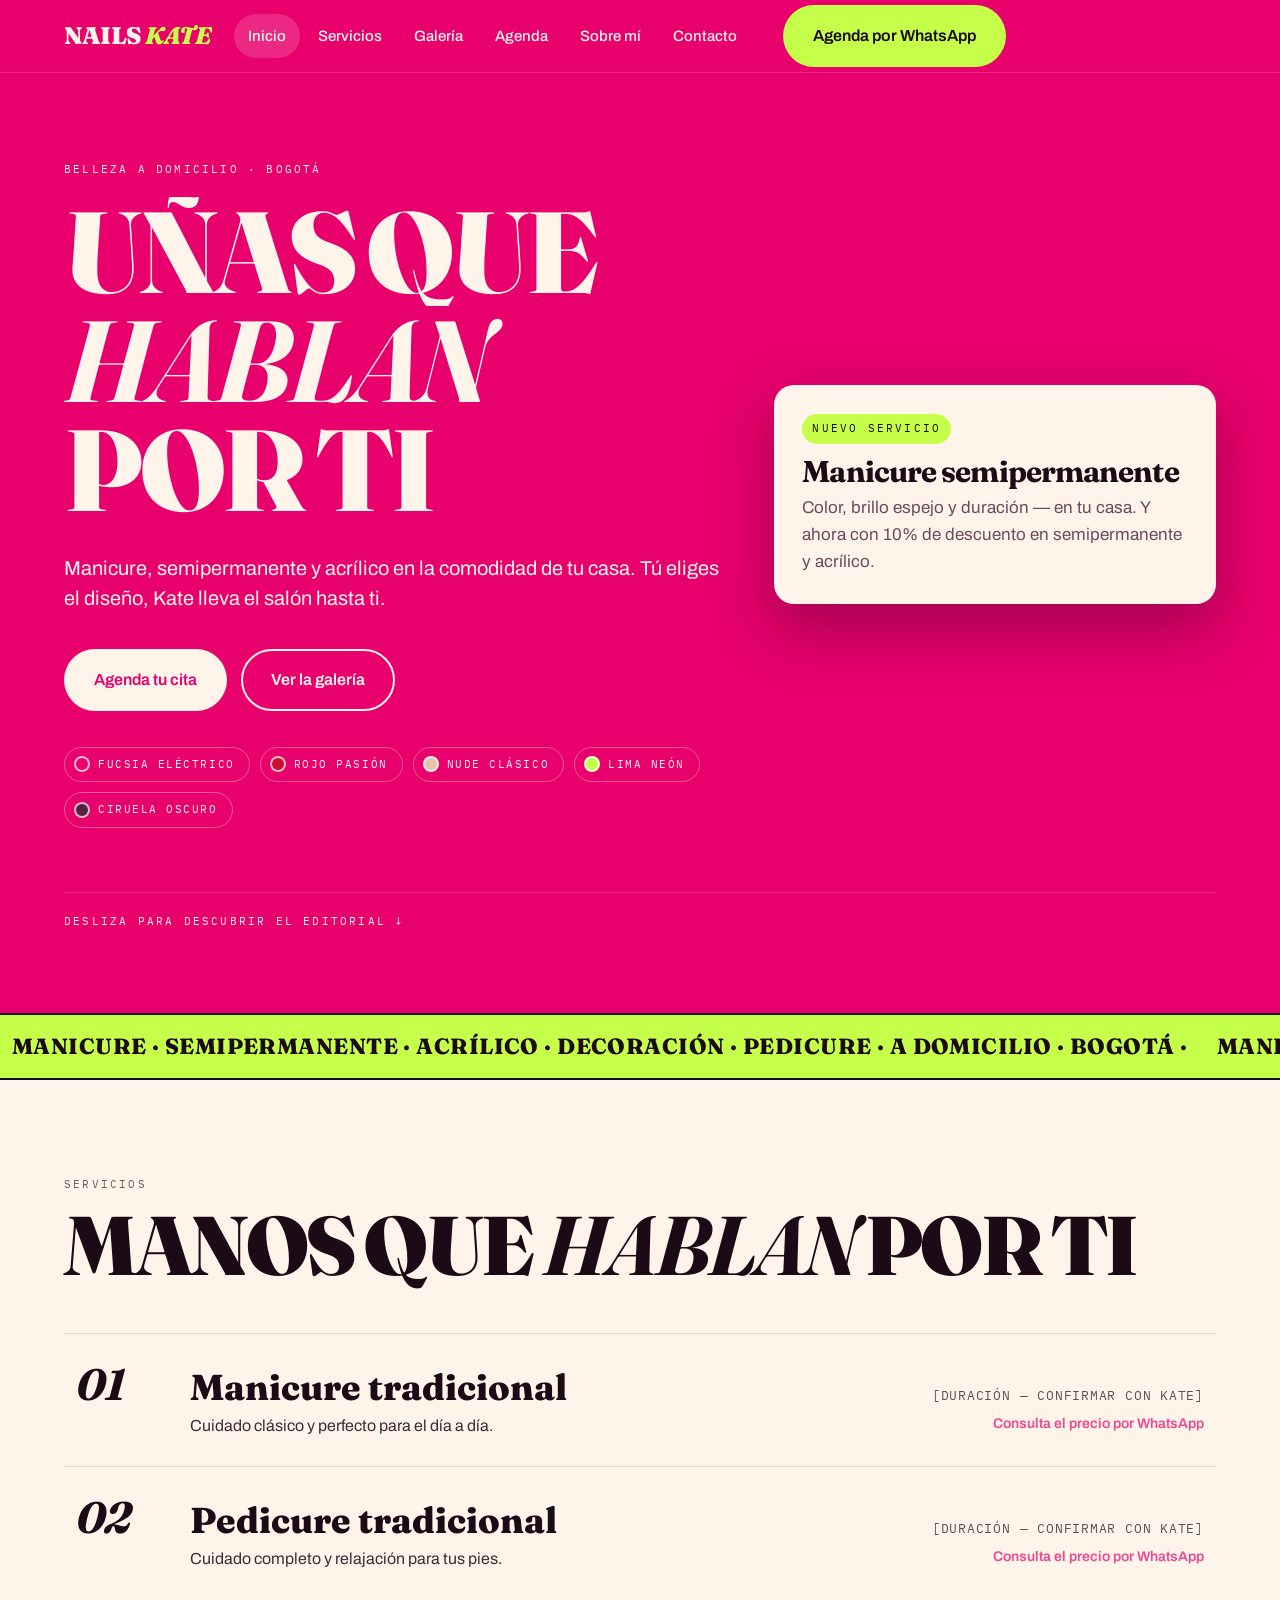
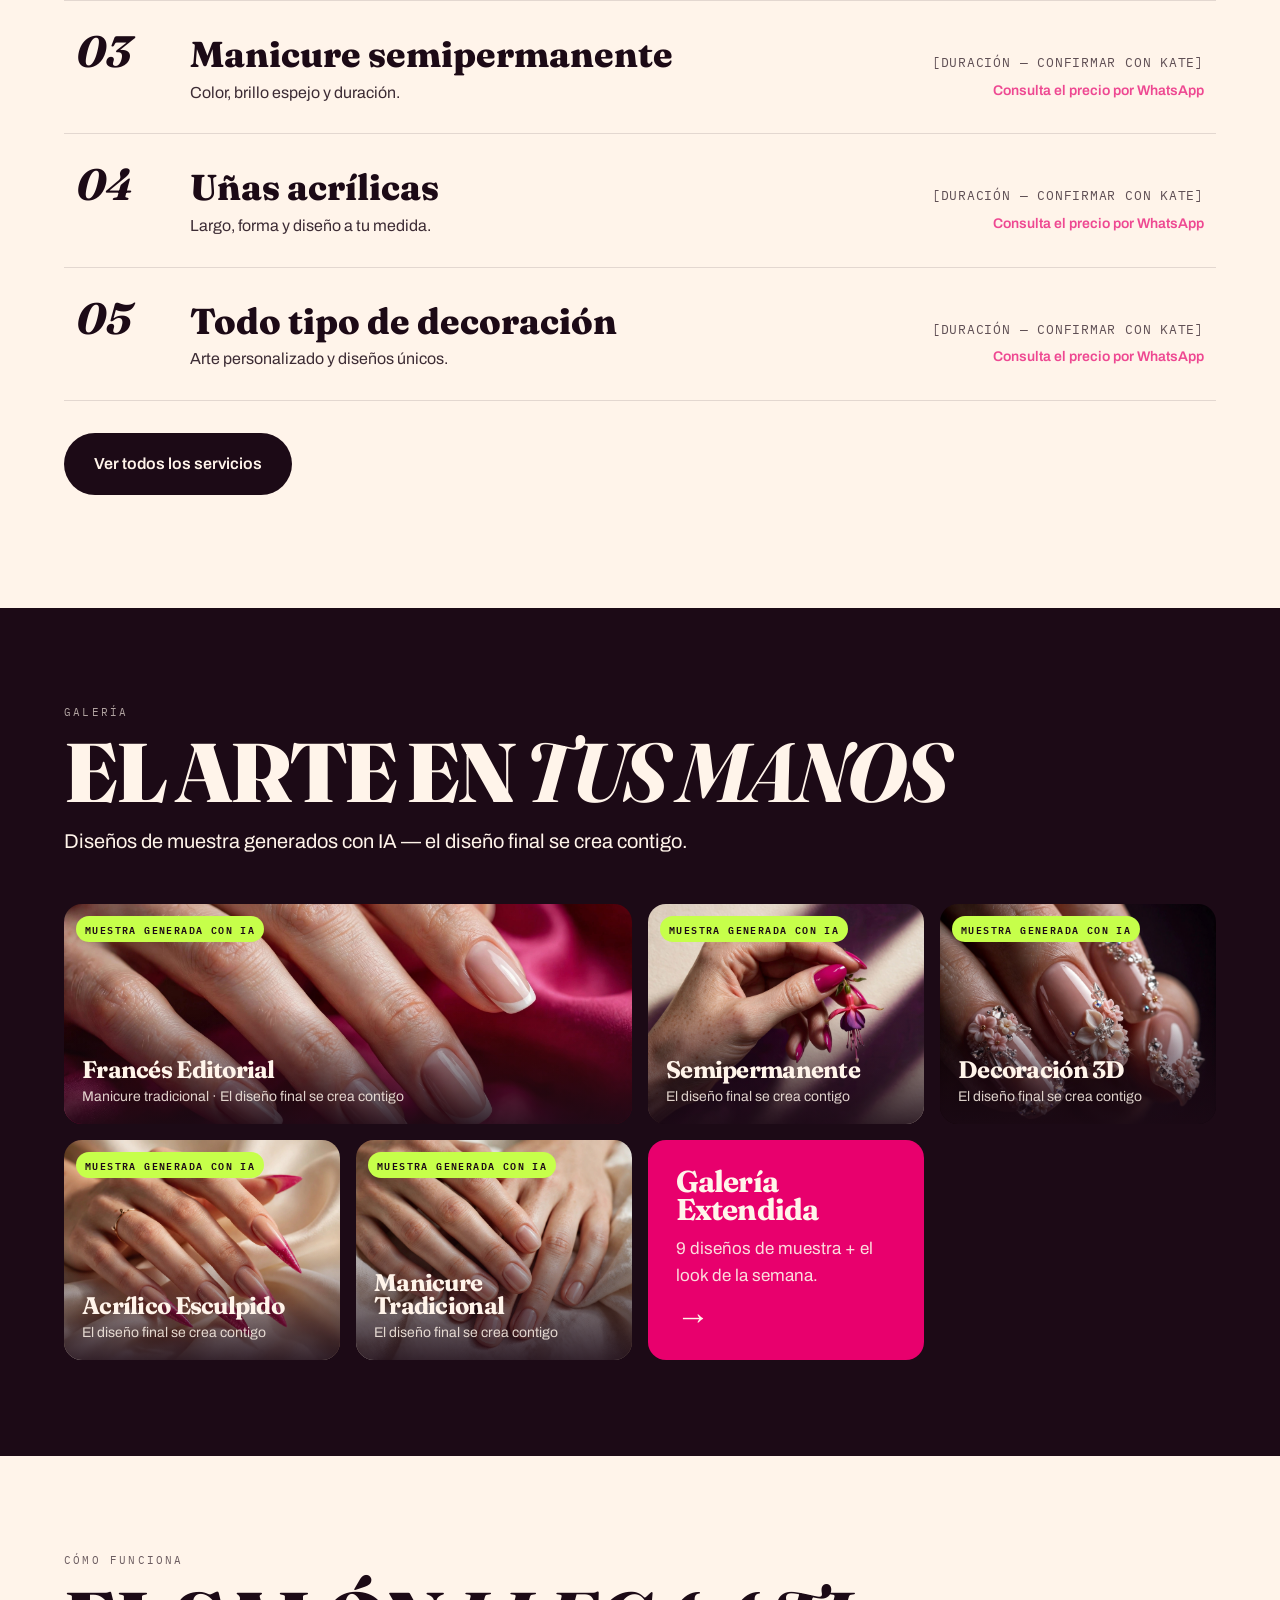
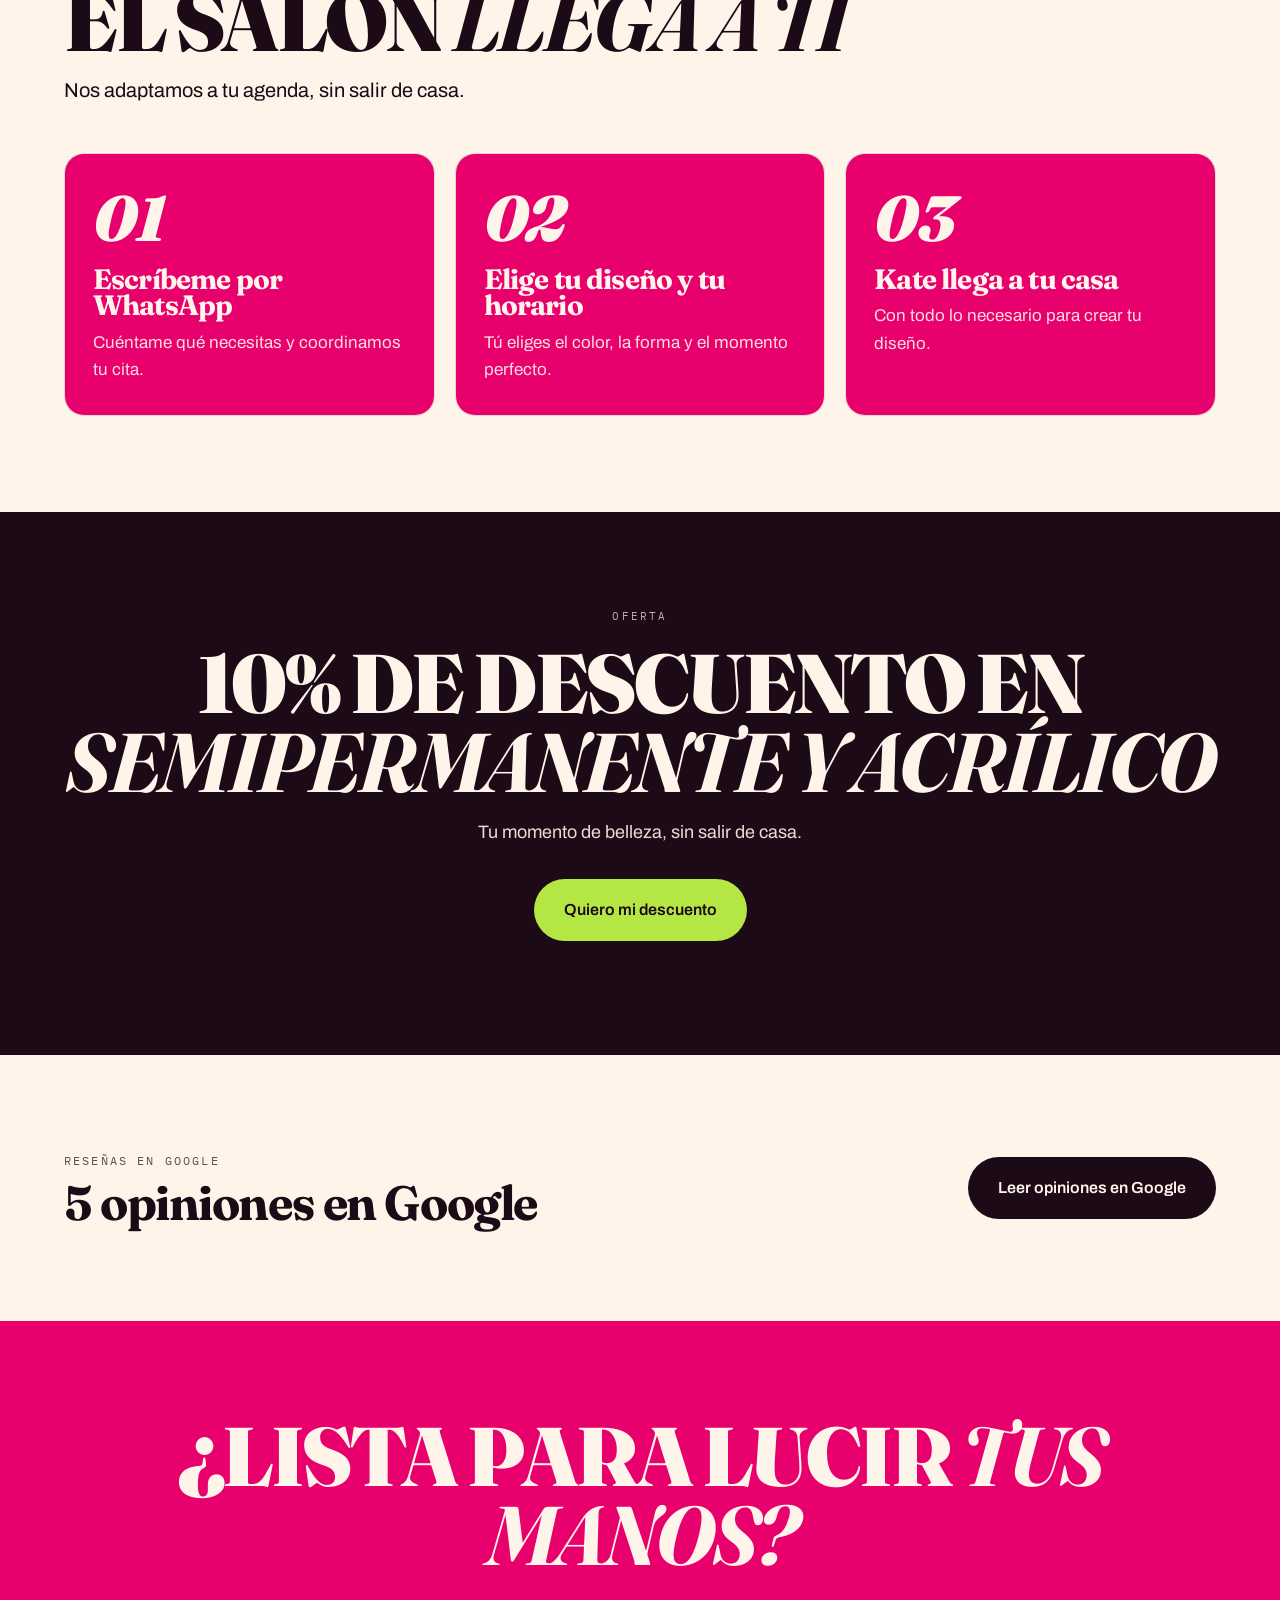
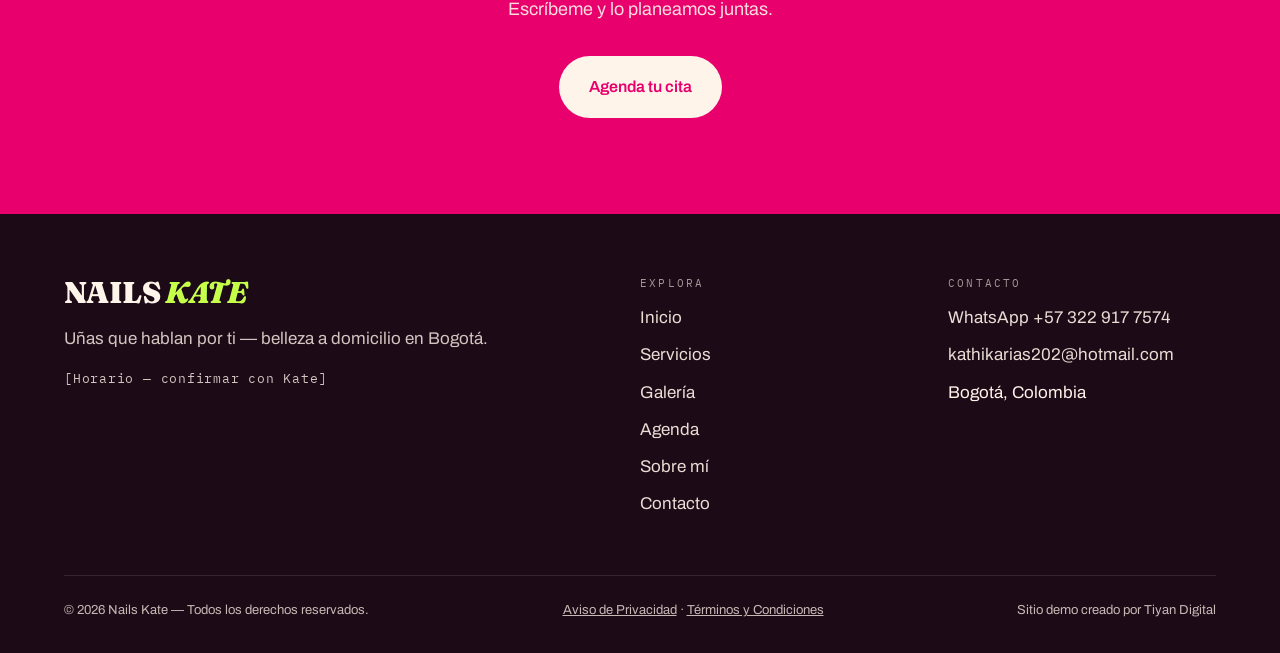
<file: index.html>
<!DOCTYPE html>
<html lang="es">
<head>
<meta charset="UTF-8">
<meta name="viewport" content="width=device-width, initial-scale=1.0">
<title>Nails Kate — Uñas que hablan por ti | Belleza a domicilio en Bogotá</title>
<meta name="description" content="Nails Kate: manicure, semipermanente, acrílico y decoración a domicilio en Bogotá. Tú eliges el diseño, Kate lleva el salón hasta ti.">
<link rel="preconnect" href="https://fonts.googleapis.com">
<link rel="preconnect" href="https://fonts.gstatic.com" crossorigin>
<link href="https://fonts.googleapis.com/css2?family=Fraunces:ital,opsz,wght@0,9..144,700..900;1,9..144,700..900&family=Archivo:wght@400;500;600;700&family=IBM+Plex+Mono:wght@400;500;600&display=swap" rel="stylesheet">
<link rel="stylesheet" href="assets/css/style.css">
</head>
<body>

<header class="site-nav">
  <div class="wrap">
    <a class="wordmark" href="index.html">NAILS <em>KATE</em></a>
    <nav aria-label="Navegación principal">
      <ul class="nav-links">
        <li><a href="index.html" aria-current="page">Inicio</a></li>
        <li><a href="servicios.html">Servicios</a></li>
        <li><a href="galeria.html">Galería</a></li>
        <li><a href="agenda.html">Agenda</a></li>
        <li><a href="sobre-mi.html">Sobre mí</a></li>
        <li><a href="contacto.html">Contacto</a></li>
      </ul>
    </nav>
    <a class="btn btn-lime nav-cta" href="https://wa.me/573229177574?text=Hola%20Kate%2C%20quiero%20agendar%20una%20cita.">Agenda por WhatsApp</a>
    <button class="nav-toggle" aria-label="Abrir menú" aria-expanded="false"><span></span><span></span><span></span></button>
  </div>
</header>

<main>
  <!-- HERO -->
  <section class="hero section-fuchsia" style="padding-top:88px">
    <div class="wrap">
      <div class="hero-grid">
        <div>
          <span class="eyebrow rise d1">Belleza a domicilio · Bogotá</span>
          <h1 class="display display-xl">
            <span class="mask-line"><span>UÑAS QUE</span></span>
            <span class="mask-line"><span><em>HABLAN</em></span></span>
            <span class="mask-line"><span>POR TI</span></span>
          </h1>
          <p class="lede rise d3">Manicure, semipermanente y acrílico en la comodidad de tu casa. Tú eliges el diseño, Kate lleva el salón hasta ti.</p>
          <div class="hero-ctas rise d4">
            <a class="btn btn-primary" href="https://wa.me/573229177574?text=Hola%20Kate%2C%20quiero%20agendar%20una%20cita.">Agenda tu cita</a>
            <a class="btn btn-ghost" href="galeria.html">Ver la galería</a>
          </div>
          <div class="chips rise d5" aria-label="Colores de esmalte">
            <span class="chip"><i style="background:#E8006D"></i>Fucsia Eléctrico</span>
            <span class="chip"><i style="background:#C8102E"></i>Rojo Pasión</span>
            <span class="chip"><i style="background:#E8C4A8"></i>Nude Clásico</span>
            <span class="chip"><i style="background:#C6FF4A"></i>Lima Neón</span>
            <span class="chip"><i style="background:#5B1F3F"></i>Ciruela Oscuro</span>
          </div>
        </div>
        <div class="hero-card rise d3">
          <span class="tag">Nuevo servicio</span>
          <h3>Manicure semipermanente</h3>
          <p>Color, brillo espejo y duración — en tu casa. Y ahora con 10% de descuento en semipermanente y acrílico.</p>
        </div>
      </div>
      <p class="hero-foot rise d5">Desliza para descubrir el editorial ↓</p>
    </div>
  </section>

  <!-- MARQUEE -->
  <div class="marquee" aria-hidden="true">
    <div class="marquee-track"><span>MANICURE · SEMIPERMANENTE · ACRÍLICO · DECORACIÓN · PEDICURE · A DOMICILIO · BOGOTÁ ·&nbsp;</span><span>MANICURE · SEMIPERMANENTE · ACRÍLICO · DECORACIÓN · PEDICURE · A DOMICILIO · BOGOTÁ ·&nbsp;</span></div>
  </div>

  <!-- SERVICIOS PREVIEW -->
  <section class="section-cream">
    <div class="wrap">
      <div class="sec-head">
        <span class="kicker">Servicios</span>
        <h2 class="display display-lg">MANOS QUE <em>HABLAN</em> POR TI</h2>
      </div>
      <ol class="svc-list">
        <li><a class="svc-row" href="servicios.html">
          <span class="svc-num">01</span>
          <span><span class="svc-name">Manicure tradicional</span><span class="svc-desc">Cuidado clásico y perfecto para el día a día.</span></span>
          <span class="svc-meta"><span class="placeholder">[Duración — confirmar con Kate]</span><span class="svc-price">Consulta el precio por WhatsApp</span></span>
        </a></li>
        <li><a class="svc-row" href="servicios.html">
          <span class="svc-num">02</span>
          <span><span class="svc-name">Pedicure tradicional</span><span class="svc-desc">Cuidado completo y relajación para tus pies.</span></span>
          <span class="svc-meta"><span class="placeholder">[Duración — confirmar con Kate]</span><span class="svc-price">Consulta el precio por WhatsApp</span></span>
        </a></li>
        <li><a class="svc-row" href="servicios.html">
          <span class="svc-num">03</span>
          <span><span class="svc-name">Manicure semipermanente</span><span class="svc-desc">Color, brillo espejo y duración.</span></span>
          <span class="svc-meta"><span class="placeholder">[Duración — confirmar con Kate]</span><span class="svc-price">Consulta el precio por WhatsApp</span></span>
        </a></li>
        <li><a class="svc-row" href="servicios.html">
          <span class="svc-num">04</span>
          <span><span class="svc-name">Uñas acrílicas</span><span class="svc-desc">Largo, forma y diseño a tu medida.</span></span>
          <span class="svc-meta"><span class="placeholder">[Duración — confirmar con Kate]</span><span class="svc-price">Consulta el precio por WhatsApp</span></span>
        </a></li>
        <li><a class="svc-row" href="servicios.html">
          <span class="svc-num">05</span>
          <span><span class="svc-name">Todo tipo de decoración</span><span class="svc-desc">Arte personalizado y diseños únicos.</span></span>
          <span class="svc-meta"><span class="placeholder">[Duración — confirmar con Kate]</span><span class="svc-price">Consulta el precio por WhatsApp</span></span>
        </a></li>
      </ol>
      <p style="margin-top:32px"><a class="btn btn-dark" href="servicios.html">Ver todos los servicios</a></p>
    </div>
  </section>

  <!-- GALERÍA PREVIEW -->
  <section class="section-dark">
    <div class="wrap">
      <div class="sec-head">
        <span class="kicker">Galería</span>
        <h2 class="display display-lg">EL ARTE EN <em>TUS MANOS</em></h2>
        <p class="lede">Diseños de muestra generados con IA — el diseño final se crea contigo.</p>
      </div>
      <div class="bento">
        <a class="tile tile-wide" href="galeria.html">
          <span class="ai-badge">Muestra generada con IA</span>
          <img src="assets/img/frances-editorial.jpg" alt="Manicure francés editorial: puntas blancas sobre uñas nude brillantes" loading="lazy">
          <span class="tile-body"><h3>Francés Editorial</h3><p>Manicure tradicional · El diseño final se crea contigo</p></span>
        </a>
        <a class="tile" href="galeria.html">
          <span class="ai-badge">Muestra generada con IA</span>
          <img src="assets/img/semipermanente-fucsia.jpg" alt="Manicure semipermanente fucsia brillante" loading="lazy">
          <span class="tile-body"><h3>Semipermanente</h3><p>El diseño final se crea contigo</p></span>
        </a>
        <a class="tile" href="galeria.html">
          <span class="ai-badge">Muestra generada con IA</span>
          <img src="assets/img/decoracion-3d.jpg" alt="Decoración 3D con flores esculpidas y cristales" loading="lazy">
          <span class="tile-body"><h3>Decoración 3D</h3><p>El diseño final se crea contigo</p></span>
        </a>
        <a class="tile" href="galeria.html">
          <span class="ai-badge">Muestra generada con IA</span>
          <img src="assets/img/acrilico-esculpido.jpg" alt="Uñas acrílicas esculpidas en degradado fucsia a nude" loading="lazy">
          <span class="tile-body"><h3>Acrílico Esculpido</h3><p>El diseño final se crea contigo</p></span>
        </a>
        <a class="tile" href="galeria.html">
          <span class="ai-badge">Muestra generada con IA</span>
          <img src="assets/img/manicure-tradicional.jpg" alt="Manicure tradicional con esmalte nude rosado" loading="lazy">
          <span class="tile-body"><h3>Manicure Tradicional</h3><p>El diseño final se crea contigo</p></span>
        </a>
        <a class="tile tile-cta" href="galeria.html">
          <h3>Galería Extendida</h3>
          <p>9 diseños de muestra + el look de la semana.</p>
          <span class="arrow">→</span>
        </a>
      </div>
    </div>
  </section>

  <!-- CÓMO FUNCIONA -->
  <section class="section-cream">
    <div class="wrap">
      <div class="sec-head">
        <span class="kicker">Cómo funciona</span>
        <h2 class="display display-lg">EL SALÓN <em>LLEGA A TI</em></h2>
        <p class="lede">Nos adaptamos a tu agenda, sin salir de casa.</p>
      </div>
      <div class="steps">
        <article class="step"><span class="step-num">01</span><h3>Escríbeme por WhatsApp</h3><p class="step-desc">Cuéntame qué necesitas y coordinamos tu cita.</p></article>
        <article class="step"><span class="step-num">02</span><h3>Elige tu diseño y tu horario</h3><p class="step-desc">Tú eliges el color, la forma y el momento perfecto.</p></article>
        <article class="step"><span class="step-num">03</span><h3>Kate llega a tu casa</h3><p class="step-desc">Con todo lo necesario para crear tu diseño.</p></article>
      </div>
    </div>
  </section>

  <!-- DESCUENTO -->
  <section class="section-dark discount">
    <div class="wrap">
      <span class="eyebrow">Oferta</span>
      <h2 class="display display-lg">10% DE DESCUENTO EN <em>SEMIPERMANENTE Y ACRÍLICO</em></h2>
      <p>Tu momento de belleza, sin salir de casa.</p>
      <p style="margin-top:32px"><a class="btn btn-lime" href="https://wa.me/573229177574?text=Hola%20Kate%2C%20quiero%20mi%2010%25%20de%20descuento%20en%20semipermanente%20y%20acr%C3%ADlico.">Quiero mi descuento</a></p>
    </div>
  </section>

  <!-- RESEÑAS (once only, no invented quotes) -->
  <section class="section-cream">
    <div class="wrap reviews">
      <div>
        <span class="count">Reseñas en Google</span>
        <h2>5 opiniones en Google</h2>
      </div>
      <a class="btn btn-dark" href="https://www.google.com/maps/search/Nails+Kate+Bogot%C3%A1" target="_blank" rel="noopener">Leer opiniones en Google</a>
    </div>
  </section>

  <!-- FINAL CTA -->
  <section class="section-fuchsia final-cta">
    <div class="wrap">
      <h2 class="display display-lg">¿LISTA PARA LUCIR <em>TUS MANOS?</em></h2>
      <p>Escríbeme y lo planeamos juntas.</p>
      <a class="btn btn-primary" href="https://wa.me/573229177574?text=Hola%20Kate%2C%20quiero%20agendar%20una%20cita.">Agenda tu cita</a>
    </div>
  </section>
</main>

<footer class="site-footer">
  <div class="wrap">
    <div class="foot-grid">
      <div class="foot-brand">
        <a class="wordmark" href="index.html">NAILS <em>KATE</em></a>
        <p>Uñas que hablan por ti — belleza a domicilio en Bogotá.</p>
        <p class="placeholder">[Horario — confirmar con Kate]</p>
      </div>
      <div class="foot-col">
        <h3>Explora</h3>
        <ul>
          <li><a href="index.html">Inicio</a></li>
          <li><a href="servicios.html">Servicios</a></li>
          <li><a href="galeria.html">Galería</a></li>
          <li><a href="agenda.html">Agenda</a></li>
          <li><a href="sobre-mi.html">Sobre mí</a></li>
          <li><a href="contacto.html">Contacto</a></li>
        </ul>
      </div>
      <div class="foot-col">
        <h3>Contacto</h3>
        <ul>
          <li><a href="https://wa.me/573229177574">WhatsApp +57 322 917 7574</a></li>
          <li><a href="mailto:kathikarias202@hotmail.com">kathikarias202@hotmail.com</a></li>
          <li>Bogotá, Colombia</li>
        </ul>
      </div>
    </div>
    <div class="foot-bottom">
      <span>© 2026 Nails Kate — Todos los derechos reservados.</span>
      <span><a href="privacidad.html">Aviso de Privacidad</a> · <a href="terminos.html">Términos y Condiciones</a></span>
      <span>Sitio demo creado por Tiyan Digital</span>
    </div>
  </div>
</footer>

<script src="assets/js/main.js"></script>
</body>
</html>
</file>
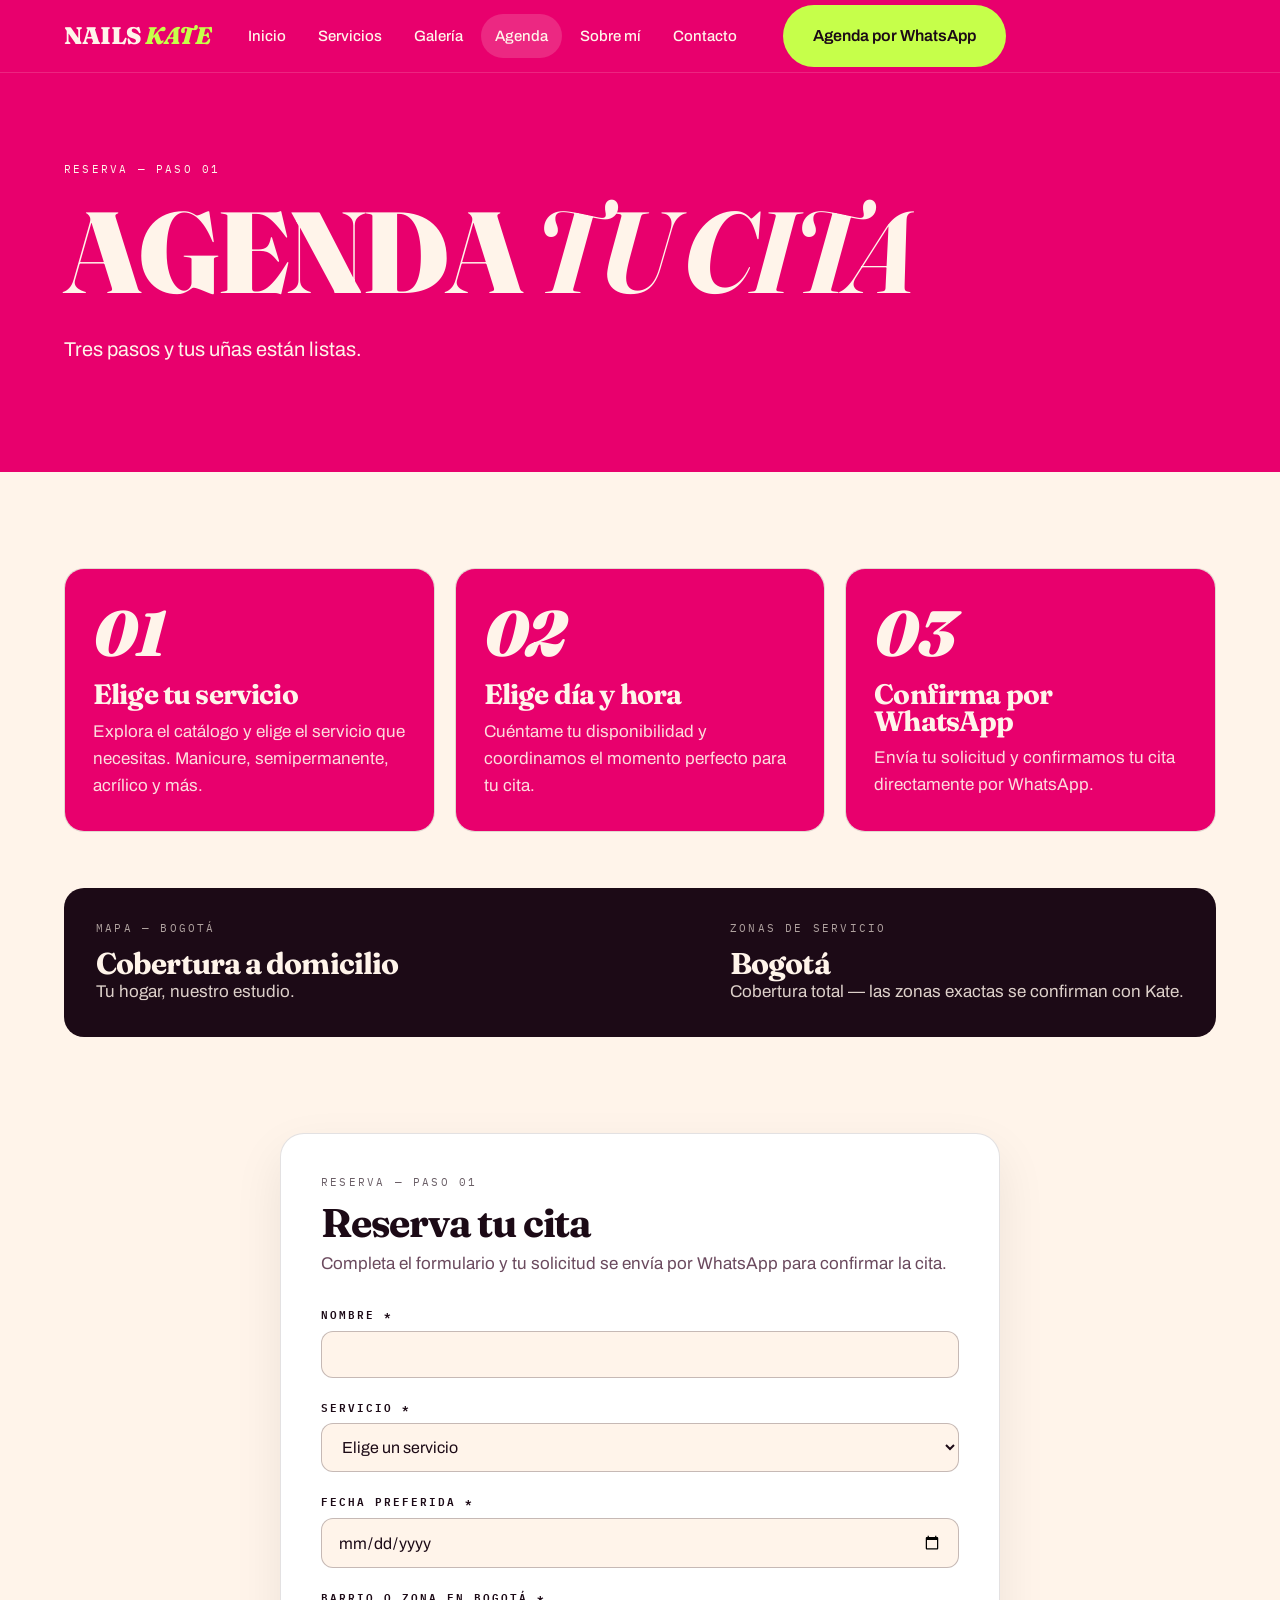
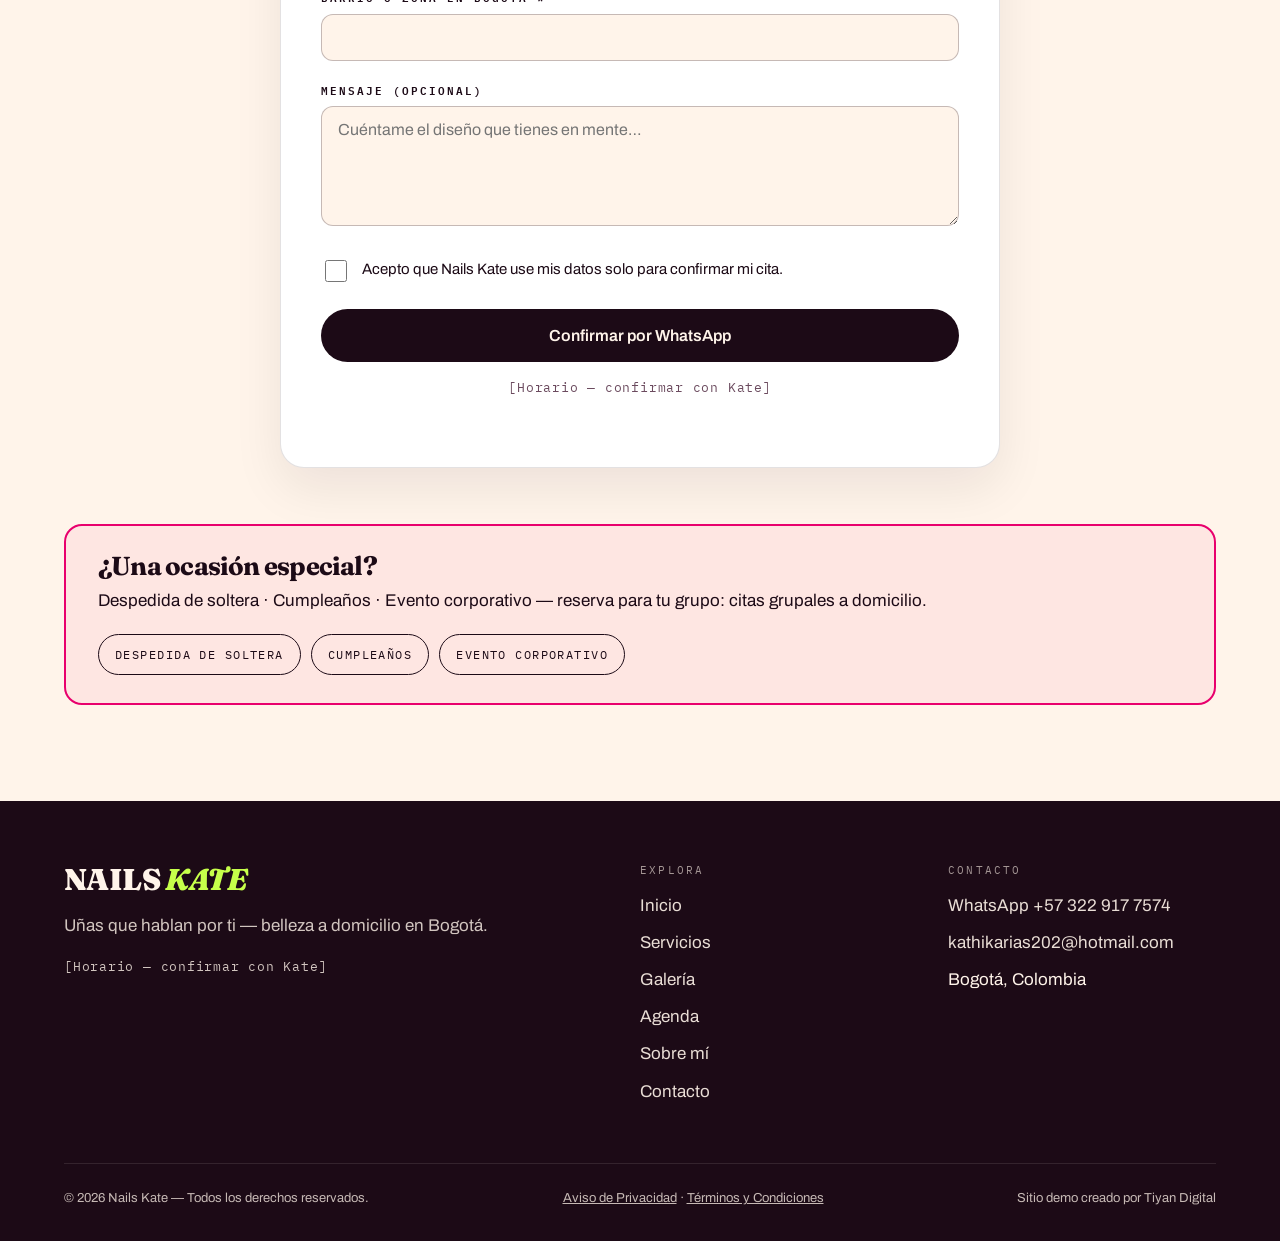
<file: agenda.html>
<!DOCTYPE html>
<html lang="es">
<head>
<meta charset="UTF-8">
<meta name="viewport" content="width=device-width, initial-scale=1.0">
<title>Agenda tu cita — Nails Kate | Belleza a domicilio en Bogotá</title>
<meta name="description" content="Agenda tu cita con Nails Kate en tres pasos: elige tu servicio, elige día y hora, y confirma por WhatsApp. Belleza a domicilio en Bogotá.">
<link rel="preconnect" href="https://fonts.googleapis.com">
<link rel="preconnect" href="https://fonts.gstatic.com" crossorigin>
<link href="https://fonts.googleapis.com/css2?family=Fraunces:ital,opsz,wght@0,9..144,700..900;1,9..144,700..900&family=Archivo:wght@400;500;600;700&family=IBM+Plex+Mono:wght@400;500;600&display=swap" rel="stylesheet">
<link rel="stylesheet" href="assets/css/style.css">
</head>
<body>

<header class="site-nav">
  <div class="wrap">
    <a class="wordmark" href="index.html">NAILS <em>KATE</em></a>
    <nav aria-label="Navegación principal">
      <ul class="nav-links">
        <li><a href="index.html">Inicio</a></li>
        <li><a href="servicios.html">Servicios</a></li>
        <li><a href="galeria.html">Galería</a></li>
        <li><a href="agenda.html" aria-current="page">Agenda</a></li>
        <li><a href="sobre-mi.html">Sobre mí</a></li>
        <li><a href="contacto.html">Contacto</a></li>
      </ul>
    </nav>
    <a class="btn btn-lime nav-cta" href="https://wa.me/573229177574?text=Hola%20Kate%2C%20quiero%20agendar%20una%20cita.">Agenda por WhatsApp</a>
    <button class="nav-toggle" aria-label="Abrir menú" aria-expanded="false"><span></span><span></span><span></span></button>
  </div>
</header>

<main>
  <section class="hero section-fuchsia">
    <div class="wrap">
      <span class="eyebrow rise d1">Reserva — Paso 01</span>
      <h1 class="display display-xl">AGENDA <em>TU CITA</em></h1>
      <p class="lede rise d3">Tres pasos y tus uñas están listas.</p>
    </div>
  </section>

  <section class="section-cream">
    <div class="wrap">
      <div class="steps">
        <article class="step step-sticky"><span class="step-num">01</span><h3>Elige tu servicio</h3><p class="step-desc">Explora el catálogo y elige el servicio que necesitas. Manicure, semipermanente, acrílico y más.</p></article>
        <article class="step step-sticky"><span class="step-num">02</span><h3>Elige día y hora</h3><p class="step-desc">Cuéntame tu disponibilidad y coordinamos el momento perfecto para tu cita.</p></article>
        <article class="step step-sticky"><span class="step-num">03</span><h3>Confirma por WhatsApp</h3><p class="step-desc">Envía tu solicitud y confirmamos tu cita directamente por WhatsApp.</p></article>
      </div>

      <div class="map-card">
        <div>
          <span class="kicker">Mapa — Bogotá</span>
          <h3>Cobertura a domicilio</h3>
          <p>Tu hogar, nuestro estudio.</p>
        </div>
        <div>
          <span class="kicker">Zonas de servicio</span>
          <h3>Bogotá</h3>
          <p>Cobertura total — las zonas exactas se confirman con Kate.</p>
        </div>
      </div>
    </div>
  </section>

  <section class="section-cream" style="padding-top:0">
    <div class="wrap">
      <form class="form-card" id="booking-form" novalidate>
        <span class="kicker">Reserva — Paso 01</span>
        <h2>Reserva tu cita</h2>
        <p>Completa el formulario y tu solicitud se envía por WhatsApp para confirmar la cita.</p>
        <div class="form-error" id="form-error" role="alert"></div>
        <div class="field">
          <label for="f-nombre">Nombre *</label>
          <input type="text" id="f-nombre" name="nombre" autocomplete="name" required>
        </div>
        <div class="field">
          <label for="f-servicio">Servicio *</label>
          <select id="f-servicio" name="servicio" required>
            <option value="">Elige un servicio</option>
            <option>Manicure tradicional</option>
            <option>Pedicure tradicional</option>
            <option>Manicure semipermanente</option>
            <option>Uñas acrílicas</option>
            <option>Todo tipo de decoración</option>
            <option>Keratina</option>
            <option>Peinados</option>
            <option>Depilación</option>
            <option>Sombreado de cejas</option>
          </select>
        </div>
        <div class="field">
          <label for="f-fecha">Fecha preferida *</label>
          <input type="date" id="f-fecha" name="fecha" required>
        </div>
        <div class="field">
          <label for="f-zona">Barrio o zona en Bogotá *</label>
          <input type="text" id="f-zona" name="zona" autocomplete="address-level2" required>
        </div>
        <div class="field">
          <label for="f-mensaje">Mensaje (opcional)</label>
          <textarea id="f-mensaje" name="mensaje" placeholder="Cuéntame el diseño que tienes en mente…"></textarea>
        </div>
        <div class="consent">
          <input type="checkbox" id="f-consent" name="consent" required>
          <label for="f-consent">Acepto que Nails Kate use mis datos solo para confirmar mi cita.</label>
        </div>
        <button class="btn btn-dark" type="submit" style="width:100%">Confirmar por WhatsApp</button>
        <p class="form-note placeholder">[Horario — confirmar con Kate]</p>
      </form>

      <div class="note-box">
        <h3>¿Una ocasión especial?</h3>
        <p>Despedida de soltera · Cumpleaños · Evento corporativo — reserva para tu grupo: citas grupales a domicilio.</p>
        <div class="occasions">
          <span class="occasion">Despedida de soltera</span>
          <span class="occasion">Cumpleaños</span>
          <span class="occasion">Evento corporativo</span>
        </div>
      </div>
    </div>
  </section>
</main>

<footer class="site-footer">
  <div class="wrap">
    <div class="foot-grid">
      <div class="foot-brand">
        <a class="wordmark" href="index.html">NAILS <em>KATE</em></a>
        <p>Uñas que hablan por ti — belleza a domicilio en Bogotá.</p>
        <p class="placeholder">[Horario — confirmar con Kate]</p>
      </div>
      <div class="foot-col">
        <h3>Explora</h3>
        <ul>
          <li><a href="index.html">Inicio</a></li>
          <li><a href="servicios.html">Servicios</a></li>
          <li><a href="galeria.html">Galería</a></li>
          <li><a href="agenda.html">Agenda</a></li>
          <li><a href="sobre-mi.html">Sobre mí</a></li>
          <li><a href="contacto.html">Contacto</a></li>
        </ul>
      </div>
      <div class="foot-col">
        <h3>Contacto</h3>
        <ul>
          <li><a href="https://wa.me/573229177574">WhatsApp +57 322 917 7574</a></li>
          <li><a href="mailto:kathikarias202@hotmail.com">kathikarias202@hotmail.com</a></li>
          <li>Bogotá, Colombia</li>
        </ul>
      </div>
    </div>
    <div class="foot-bottom">
      <span>© 2026 Nails Kate — Todos los derechos reservados.</span>
      <span><a href="privacidad.html">Aviso de Privacidad</a> · <a href="terminos.html">Términos y Condiciones</a></span>
      <span>Sitio demo creado por Tiyan Digital</span>
    </div>
  </div>
</footer>

<script src="assets/js/main.js"></script>
</body>
</html>
</file>
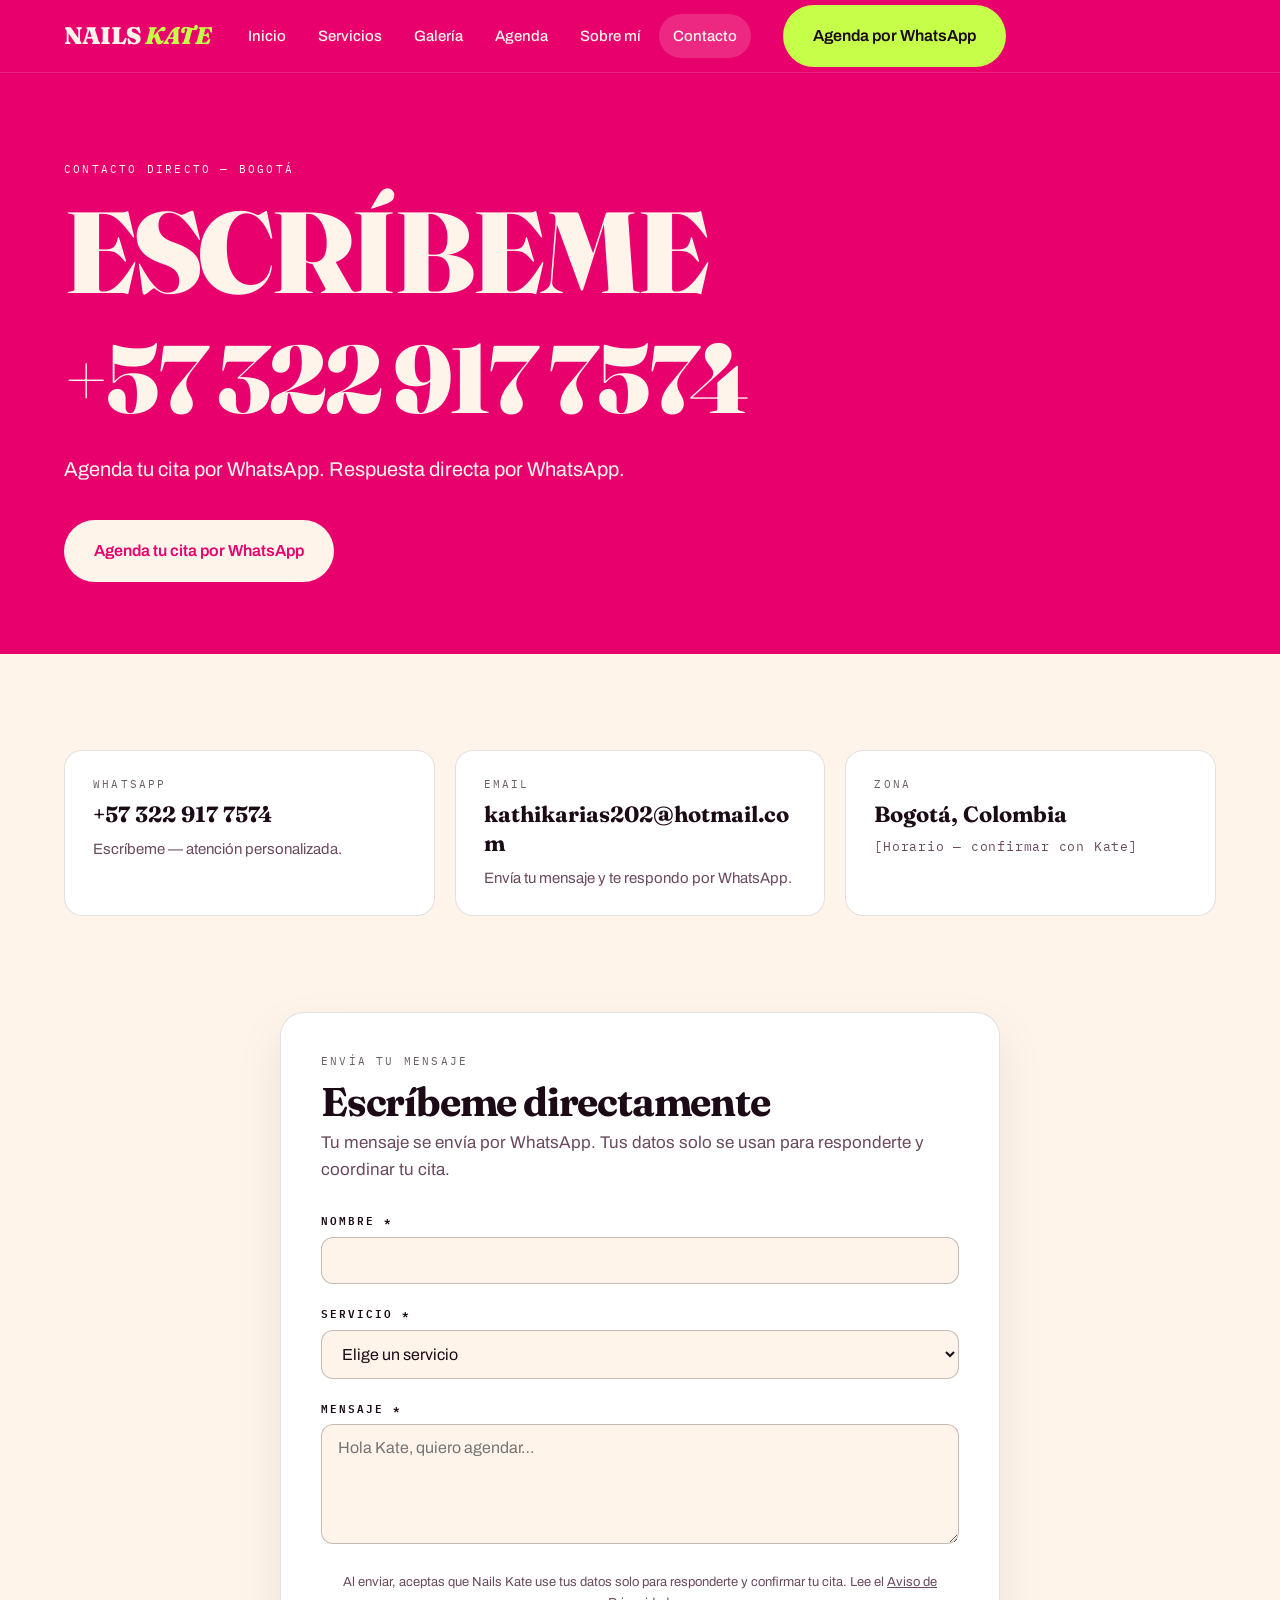
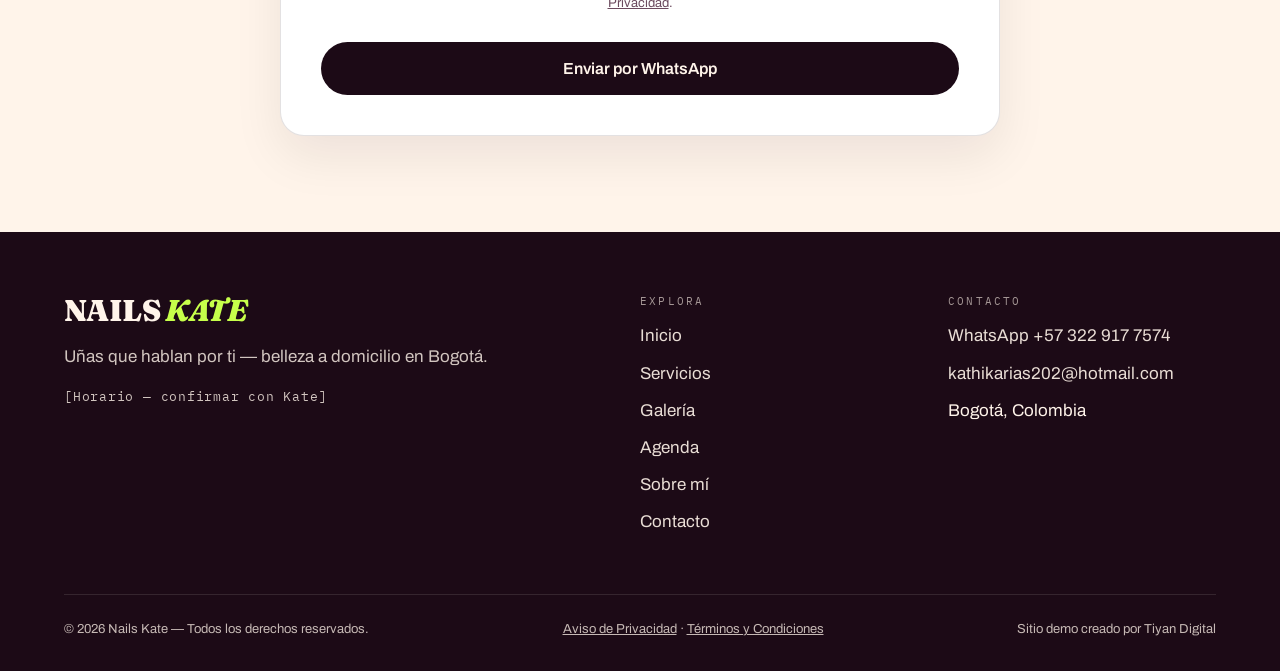
<file: contacto.html>
<!DOCTYPE html>
<html lang="es">
<head>
<meta charset="UTF-8">
<meta name="viewport" content="width=device-width, initial-scale=1.0">
<title>Contacto — Nails Kate | Escríbeme por WhatsApp | Bogotá</title>
<meta name="description" content="Escríbele a Nails Kate por WhatsApp (+57 322 917 7574) o por correo. Belleza a domicilio en Bogotá: manicure, semipermanente, acrílico y más.">
<link rel="preconnect" href="https://fonts.googleapis.com">
<link rel="preconnect" href="https://fonts.gstatic.com" crossorigin>
<link href="https://fonts.googleapis.com/css2?family=Fraunces:ital,opsz,wght@0,9..144,700..900;1,9..144,700..900&family=Archivo:wght@400;500;600;700&family=IBM+Plex+Mono:wght@400;500;600&display=swap" rel="stylesheet">
<link rel="stylesheet" href="assets/css/style.css">
</head>
<body>

<header class="site-nav">
  <div class="wrap">
    <a class="wordmark" href="index.html">NAILS <em>KATE</em></a>
    <nav aria-label="Navegación principal">
      <ul class="nav-links">
        <li><a href="index.html">Inicio</a></li>
        <li><a href="servicios.html">Servicios</a></li>
        <li><a href="galeria.html">Galería</a></li>
        <li><a href="agenda.html">Agenda</a></li>
        <li><a href="sobre-mi.html">Sobre mí</a></li>
        <li><a href="contacto.html" aria-current="page">Contacto</a></li>
      </ul>
    </nav>
    <a class="btn btn-lime nav-cta" href="https://wa.me/573229177574?text=Hola%20Kate%2C%20quiero%20agendar%20una%20cita.">Agenda por WhatsApp</a>
    <button class="nav-toggle" aria-label="Abrir menú" aria-expanded="false"><span></span><span></span><span></span></button>
  </div>
</header>

<main>
  <section class="hero section-fuchsia contact-hero">
    <div class="wrap">
      <span class="eyebrow rise d1">Contacto directo — Bogotá</span>
      <h1 class="display display-xl">ESCRÍBEME</h1>
      <a class="phone-giant rise d3" href="https://wa.me/573229177574?text=Hola%20Kate%2C%20quiero%20agendar%20una%20cita.">+57 322 917 7574</a>
      <p class="lede rise d4">Agenda tu cita por WhatsApp. Respuesta directa por WhatsApp.</p>
      <div class="hero-ctas rise d5">
        <a class="btn btn-primary" href="https://wa.me/573229177574?text=Hola%20Kate%2C%20quiero%20agendar%20una%20cita.">Agenda tu cita por WhatsApp</a>
      </div>
    </div>
  </section>

  <section class="section-cream">
    <div class="wrap">
      <div class="contact-rows">
        <div class="contact-row">
          <h3>WhatsApp</h3>
          <a href="https://wa.me/573229177574?text=Hola%20Kate%2C%20quiero%20agendar%20una%20cita.">+57 322 917 7574</a>
          <p style="margin-top:10px;font-size:15px;color:var(--muted);font-family:var(--font-body);font-weight:400">Escríbeme — atención personalizada.</p>
        </div>
        <div class="contact-row">
          <h3>Email</h3>
          <a href="mailto:kathikarias202@hotmail.com">kathikarias202@hotmail.com</a>
          <p style="margin-top:10px;font-size:15px;color:var(--muted);font-family:var(--font-body);font-weight:400">Envía tu mensaje y te respondo por WhatsApp.</p>
        </div>
        <div class="contact-row">
          <h3>Zona</h3>
          <p>Bogotá, Colombia</p>
          <p style="margin-top:10px;font-size:15px;color:var(--muted);font-family:var(--font-body);font-weight:400"><span class="placeholder">[Horario — confirmar con Kate]</span></p>
        </div>
      </div>
    </div>
  </section>

  <section class="section-cream" style="padding-top:0">
    <div class="wrap">
      <form class="form-card" id="contact-form" novalidate>
        <span class="kicker">Envía tu mensaje</span>
        <h2>Escríbeme directamente</h2>
        <p>Tu mensaje se envía por WhatsApp. Tus datos solo se usan para responderte y coordinar tu cita.</p>
        <div class="form-error" id="contact-error" role="alert"></div>
        <div class="field">
          <label for="c-nombre">Nombre *</label>
          <input type="text" id="c-nombre" name="nombre" autocomplete="name" required>
        </div>
        <div class="field">
          <label for="c-servicio">Servicio *</label>
          <select id="c-servicio" name="servicio" required>
            <option value="">Elige un servicio</option>
            <option>Manicure tradicional</option>
            <option>Pedicure tradicional</option>
            <option>Manicure semipermanente</option>
            <option>Uñas acrílicas</option>
            <option>Todo tipo de decoración</option>
            <option>Keratina</option>
            <option>Peinados</option>
            <option>Depilación</option>
            <option>Sombreado de cejas</option>
          </select>
        </div>
        <div class="field">
          <label for="c-mensaje">Mensaje *</label>
          <textarea id="c-mensaje" name="mensaje" placeholder="Hola Kate, quiero agendar…" required></textarea>
        </div>
        <p class="form-note">Al enviar, aceptas que Nails Kate use tus datos solo para responderte y confirmar tu cita. Lee el <a href="privacidad.html">Aviso de Privacidad</a>.</p>
        <button class="btn btn-dark" type="submit" style="width:100%">Enviar por WhatsApp</button>
      </form>
    </div>
  </section>
</main>

<footer class="site-footer">
  <div class="wrap">
    <div class="foot-grid">
      <div class="foot-brand">
        <a class="wordmark" href="index.html">NAILS <em>KATE</em></a>
        <p>Uñas que hablan por ti — belleza a domicilio en Bogotá.</p>
        <p class="placeholder">[Horario — confirmar con Kate]</p>
      </div>
      <div class="foot-col">
        <h3>Explora</h3>
        <ul>
          <li><a href="index.html">Inicio</a></li>
          <li><a href="servicios.html">Servicios</a></li>
          <li><a href="galeria.html">Galería</a></li>
          <li><a href="agenda.html">Agenda</a></li>
          <li><a href="sobre-mi.html">Sobre mí</a></li>
          <li><a href="contacto.html">Contacto</a></li>
        </ul>
      </div>
      <div class="foot-col">
        <h3>Contacto</h3>
        <ul>
          <li><a href="https://wa.me/573229177574">WhatsApp +57 322 917 7574</a></li>
          <li><a href="mailto:kathikarias202@hotmail.com">kathikarias202@hotmail.com</a></li>
          <li>Bogotá, Colombia</li>
        </ul>
      </div>
    </div>
    <div class="foot-bottom">
      <span>© 2026 Nails Kate — Todos los derechos reservados.</span>
      <span><a href="privacidad.html">Aviso de Privacidad</a> · <a href="terminos.html">Términos y Condiciones</a></span>
      <span>Sitio demo creado por Tiyan Digital</span>
    </div>
  </div>
</footer>

<script src="assets/js/main.js"></script>
</body>
</html>
</file>
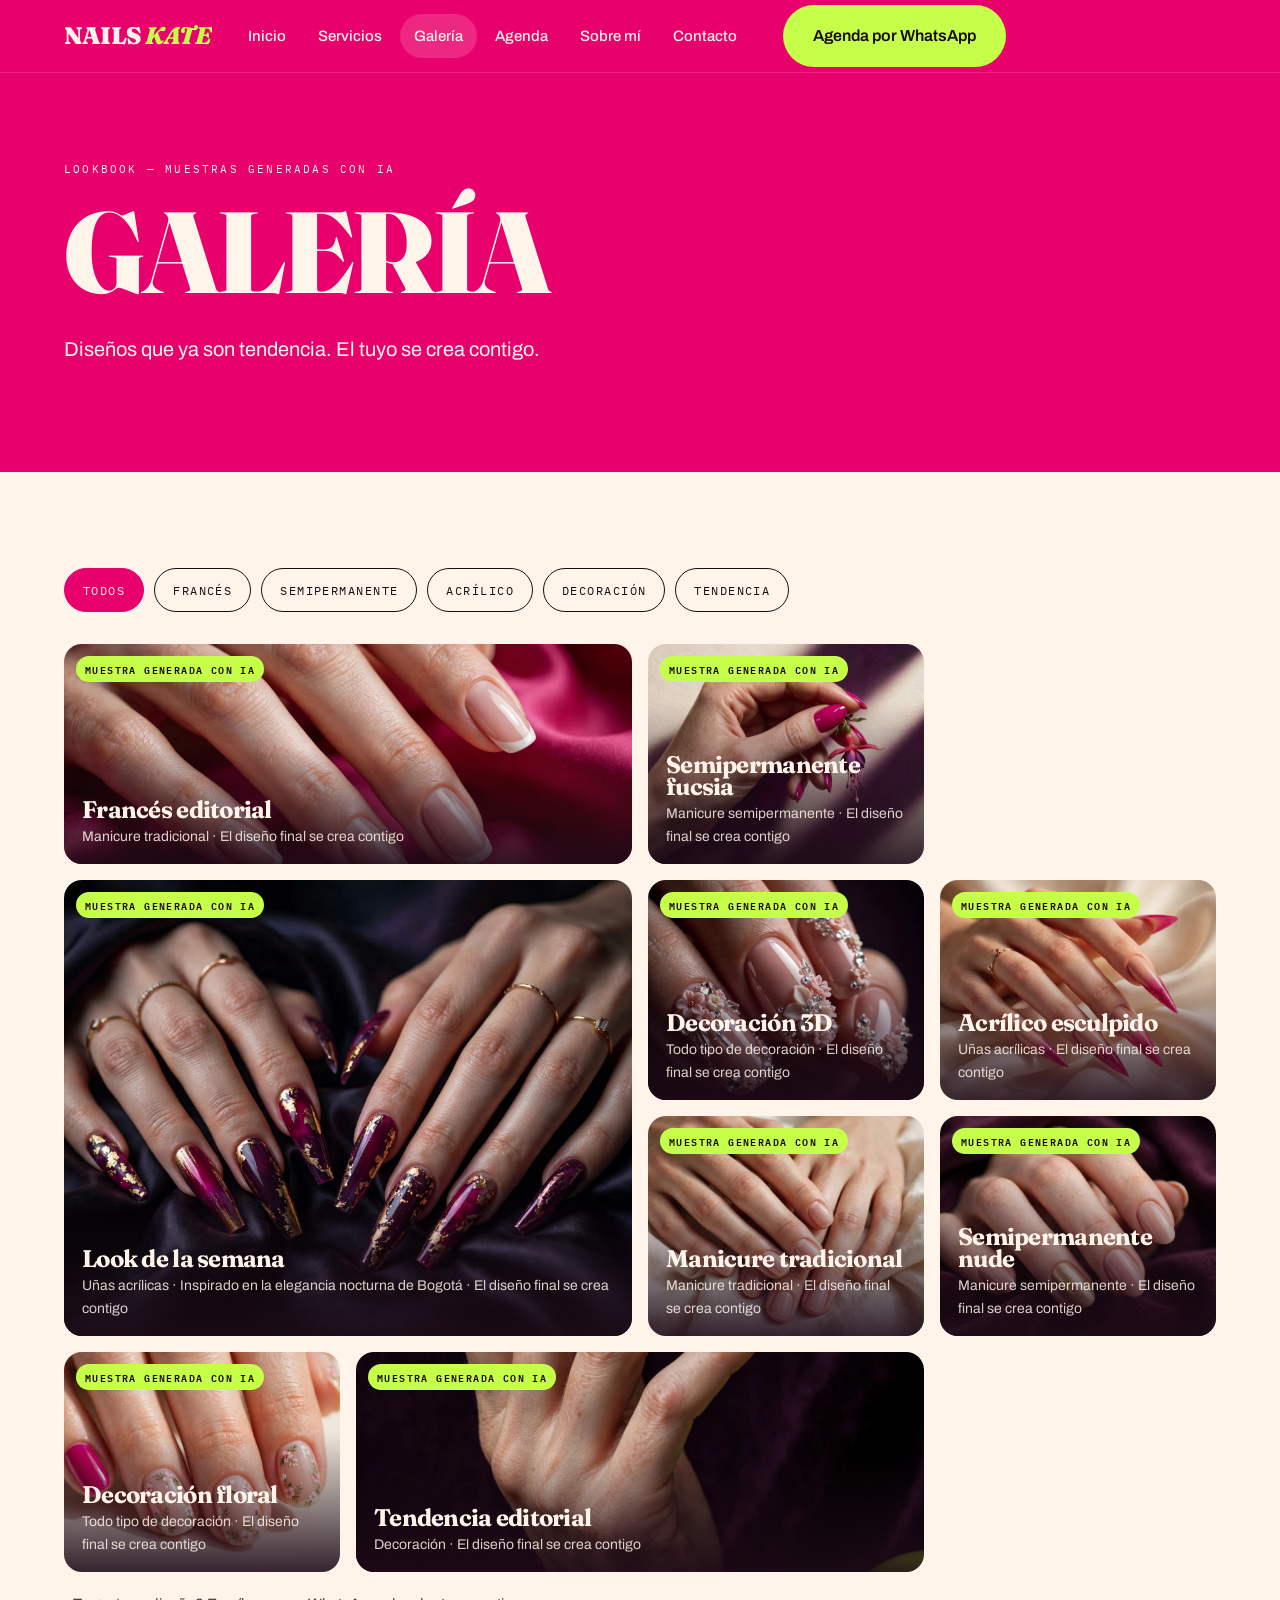
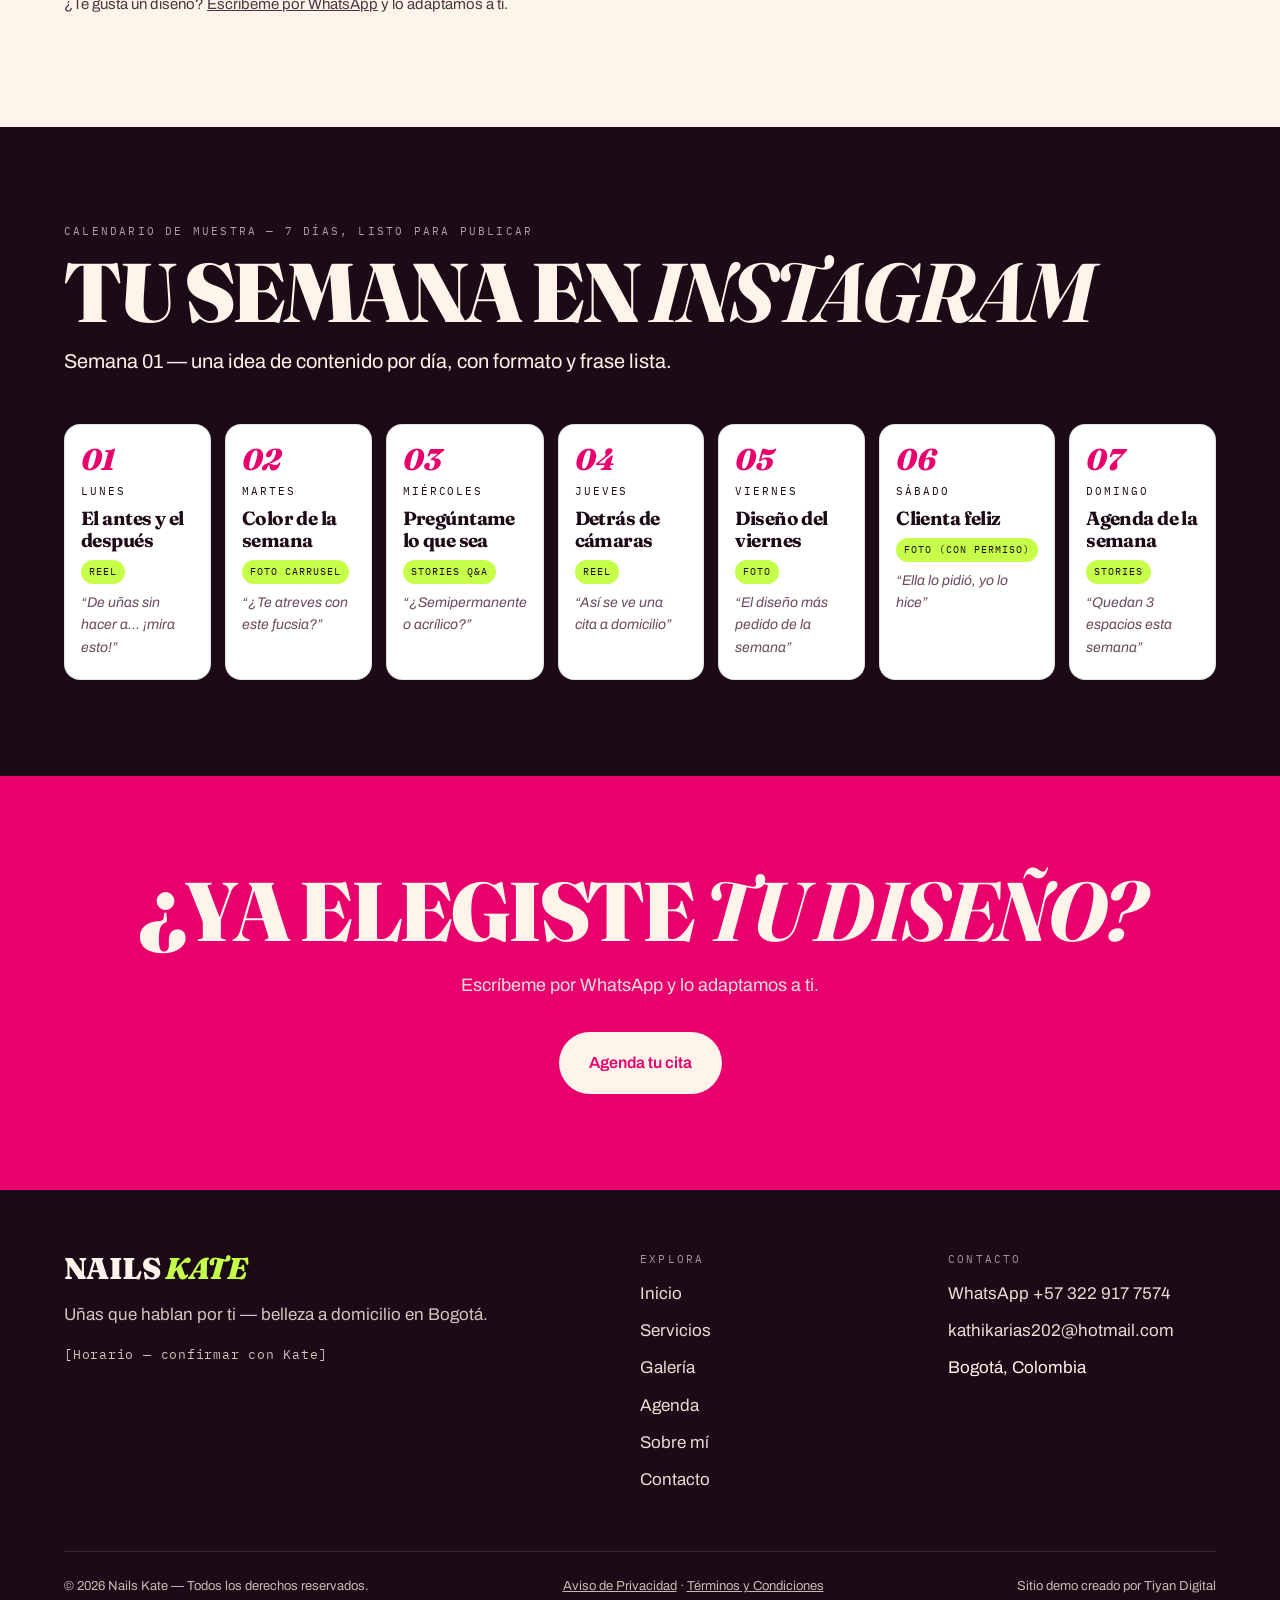
<file: galeria.html>
<!DOCTYPE html>
<html lang="es">
<head>
<meta charset="UTF-8">
<meta name="viewport" content="width=device-width, initial-scale=1.0">
<title>Galería — Nails Kate | Diseños de uñas a domicilio en Bogotá</title>
<meta name="description" content="Galería de diseños de uñas de Nails Kate: francés, semipermanente, acrílico y decoración. Muestras generadas con IA — el diseño final se crea contigo.">
<link rel="preconnect" href="https://fonts.googleapis.com">
<link rel="preconnect" href="https://fonts.gstatic.com" crossorigin>
<link href="https://fonts.googleapis.com/css2?family=Fraunces:ital,opsz,wght@0,9..144,700..900;1,9..144,700..900&family=Archivo:wght@400;500;600;700&family=IBM+Plex+Mono:wght@400;500;600&display=swap" rel="stylesheet">
<link rel="stylesheet" href="assets/css/style.css">
</head>
<body>

<header class="site-nav">
  <div class="wrap">
    <a class="wordmark" href="index.html">NAILS <em>KATE</em></a>
    <nav aria-label="Navegación principal">
      <ul class="nav-links">
        <li><a href="index.html">Inicio</a></li>
        <li><a href="servicios.html">Servicios</a></li>
        <li><a href="galeria.html" aria-current="page">Galería</a></li>
        <li><a href="agenda.html">Agenda</a></li>
        <li><a href="sobre-mi.html">Sobre mí</a></li>
        <li><a href="contacto.html">Contacto</a></li>
      </ul>
    </nav>
    <a class="btn btn-lime nav-cta" href="https://wa.me/573229177574?text=Hola%20Kate%2C%20quiero%20agendar%20una%20cita.">Agenda por WhatsApp</a>
    <button class="nav-toggle" aria-label="Abrir menú" aria-expanded="false"><span></span><span></span><span></span></button>
  </div>
</header>

<main>
  <section class="hero section-fuchsia">
    <div class="wrap">
      <span class="eyebrow rise d1">Lookbook — Muestras generadas con IA</span>
      <h1 class="display display-xl">GALERÍA</h1>
      <p class="lede rise d3">Diseños que ya son tendencia. El tuyo se crea contigo.</p>
    </div>
  </section>

  <section class="section-cream">
    <div class="wrap">
      <div class="filters" role="group" aria-label="Filtrar diseños por estilo">
        <button class="pill" type="button" data-filter="todos" aria-pressed="true">Todos</button>
        <button class="pill" type="button" data-filter="frances" aria-pressed="false">Francés</button>
        <button class="pill" type="button" data-filter="semipermanente" aria-pressed="false">Semipermanente</button>
        <button class="pill" type="button" data-filter="acrilico" aria-pressed="false">Acrílico</button>
        <button class="pill" type="button" data-filter="decoracion" aria-pressed="false">Decoración</button>
        <button class="pill" type="button" data-filter="tendencia" aria-pressed="false">Tendencia</button>
      </div>

      <div class="bento">
        <article class="tile tile-wide" data-cat="frances">
          <span class="ai-badge">Muestra generada con IA</span>
          <img src="assets/img/frances-editorial.jpg" alt="Manicure francés editorial: puntas blancas sobre uñas nude brillantes" loading="lazy">
          <div class="tile-body"><h3>Francés editorial</h3><p>Manicure tradicional · El diseño final se crea contigo</p></div>
        </article>
        <article class="tile" data-cat="semipermanente">
          <span class="ai-badge">Muestra generada con IA</span>
          <img src="assets/img/semipermanente-fucsia.jpg" alt="Manicure semipermanente fucsia brillante" loading="lazy">
          <div class="tile-body"><h3>Semipermanente fucsia</h3><p>Manicure semipermanente · El diseño final se crea contigo</p></div>
        </article>
        <article class="tile tile-feature" data-cat="acrilico tendencia">
          <span class="ai-badge">Muestra generada con IA</span>
          <img src="assets/img/look-semana.jpg" alt="Look de la semana: uñas acrílicas fucsia y ciruela con detalles dorados" loading="lazy">
          <div class="tile-body"><h3>Look de la semana</h3><p>Uñas acrílicas · Inspirado en la elegancia nocturna de Bogotá · El diseño final se crea contigo</p></div>
        </article>
        <article class="tile" data-cat="decoracion">
          <span class="ai-badge">Muestra generada con IA</span>
          <img src="assets/img/decoracion-3d.jpg" alt="Decoración 3D con flores esculpidas y cristales" loading="lazy">
          <div class="tile-body"><h3>Decoración 3D</h3><p>Todo tipo de decoración · El diseño final se crea contigo</p></div>
        </article>
        <article class="tile" data-cat="acrilico">
          <span class="ai-badge">Muestra generada con IA</span>
          <img src="assets/img/acrilico-esculpido.jpg" alt="Uñas acrílicas esculpidas en degradado fucsia a nude" loading="lazy">
          <div class="tile-body"><h3>Acrílico esculpido</h3><p>Uñas acrílicas · El diseño final se crea contigo</p></div>
        </article>
        <article class="tile" data-cat="frances">
          <span class="ai-badge">Muestra generada con IA</span>
          <img src="assets/img/manicure-tradicional.jpg" alt="Manicure tradicional con esmalte nude rosado" loading="lazy">
          <div class="tile-body"><h3>Manicure tradicional</h3><p>Manicure tradicional · El diseño final se crea contigo</p></div>
        </article>
        <article class="tile" data-cat="semipermanente">
          <span class="ai-badge">Muestra generada con IA</span>
          <img src="assets/img/semipermanente-nude.jpg" alt="Manicure semipermanente nude con una uña dorada" loading="lazy">
          <div class="tile-body"><h3>Semipermanente nude</h3><p>Manicure semipermanente · El diseño final se crea contigo</p></div>
        </article>
        <article class="tile" data-cat="decoracion">
          <span class="ai-badge">Muestra generada con IA</span>
          <img src="assets/img/decoracion-floral.jpg" alt="Decoración floral pintada a mano con flores rosadas y blancas" loading="lazy">
          <div class="tile-body"><h3>Decoración floral</h3><p>Todo tipo de decoración · El diseño final se crea contigo</p></div>
        </article>
        <article class="tile tile-wide" data-cat="tendencia decoracion">
          <span class="ai-badge">Muestra generada con IA</span>
          <img src="assets/img/tendencia-editorial.jpg" alt="Tendencia editorial: uñas cromadas fucsia con espirales negras" loading="lazy">
          <div class="tile-body"><h3>Tendencia editorial</h3><p>Decoración · El diseño final se crea contigo</p></div>
        </article>
      </div>
      <p class="gallery-note">¿Te gusta un diseño? <a href="https://wa.me/573229177574?text=Hola%20Kate%2C%20vi%20un%20dise%C3%B1o%20en%20tu%20galer%C3%ADa%20y%20quiero%20adaptarlo%20a%20m%C3%AD.">Escríbeme por WhatsApp</a> y lo adaptamos a ti.</p>
    </div>
  </section>

  <!-- CALENDARIO DE CONTENIDO — 7 DÍAS -->
  <section class="section-dark">
    <div class="wrap">
      <div class="sec-head">
        <span class="kicker">Calendario de muestra — 7 días, listo para publicar</span>
        <h2 class="display display-lg">TU SEMANA EN <em>INSTAGRAM</em></h2>
        <p class="lede">Semana 01 — una idea de contenido por día, con formato y frase lista.</p>
      </div>
      <div class="calendar">
        <article class="day-card"><span class="day-num">01</span><span class="day-name">Lunes</span><h3 class="day-idea">El antes y el después</h3><span class="day-format">Reel</span><p class="day-hook">“De uñas sin hacer a… ¡mira esto!”</p></article>
        <article class="day-card"><span class="day-num">02</span><span class="day-name">Martes</span><h3 class="day-idea">Color de la semana</h3><span class="day-format">Foto carrusel</span><p class="day-hook">“¿Te atreves con este fucsia?”</p></article>
        <article class="day-card"><span class="day-num">03</span><span class="day-name">Miércoles</span><h3 class="day-idea">Pregúntame lo que sea</h3><span class="day-format">Stories Q&amp;A</span><p class="day-hook">“¿Semipermanente o acrílico?”</p></article>
        <article class="day-card"><span class="day-num">04</span><span class="day-name">Jueves</span><h3 class="day-idea">Detrás de cámaras</h3><span class="day-format">Reel</span><p class="day-hook">“Así se ve una cita a domicilio”</p></article>
        <article class="day-card"><span class="day-num">05</span><span class="day-name">Viernes</span><h3 class="day-idea">Diseño del viernes</h3><span class="day-format">Foto</span><p class="day-hook">“El diseño más pedido de la semana”</p></article>
        <article class="day-card"><span class="day-num">06</span><span class="day-name">Sábado</span><h3 class="day-idea">Clienta feliz</h3><span class="day-format">Foto (con permiso)</span><p class="day-hook">“Ella lo pidió, yo lo hice”</p></article>
        <article class="day-card"><span class="day-num">07</span><span class="day-name">Domingo</span><h3 class="day-idea">Agenda de la semana</h3><span class="day-format">Stories</span><p class="day-hook">“Quedan 3 espacios esta semana”</p></article>
      </div>
    </div>
  </section>

  <section class="section-fuchsia final-cta">
    <div class="wrap">
      <h2 class="display display-lg">¿YA ELEGISTE <em>TU DISEÑO?</em></h2>
      <p>Escríbeme por WhatsApp y lo adaptamos a ti.</p>
      <a class="btn btn-primary" href="https://wa.me/573229177574?text=Hola%20Kate%2C%20vi%20un%20dise%C3%B1o%20en%20tu%20galer%C3%ADa%20y%20quiero%20adaptarlo%20a%20m%C3%AD.">Agenda tu cita</a>
    </div>
  </section>
</main>

<footer class="site-footer">
  <div class="wrap">
    <div class="foot-grid">
      <div class="foot-brand">
        <a class="wordmark" href="index.html">NAILS <em>KATE</em></a>
        <p>Uñas que hablan por ti — belleza a domicilio en Bogotá.</p>
        <p class="placeholder">[Horario — confirmar con Kate]</p>
      </div>
      <div class="foot-col">
        <h3>Explora</h3>
        <ul>
          <li><a href="index.html">Inicio</a></li>
          <li><a href="servicios.html">Servicios</a></li>
          <li><a href="galeria.html">Galería</a></li>
          <li><a href="agenda.html">Agenda</a></li>
          <li><a href="sobre-mi.html">Sobre mí</a></li>
          <li><a href="contacto.html">Contacto</a></li>
        </ul>
      </div>
      <div class="foot-col">
        <h3>Contacto</h3>
        <ul>
          <li><a href="https://wa.me/573229177574">WhatsApp +57 322 917 7574</a></li>
          <li><a href="mailto:kathikarias202@hotmail.com">kathikarias202@hotmail.com</a></li>
          <li>Bogotá, Colombia</li>
        </ul>
      </div>
    </div>
    <div class="foot-bottom">
      <span>© 2026 Nails Kate — Todos los derechos reservados.</span>
      <span><a href="privacidad.html">Aviso de Privacidad</a> · <a href="terminos.html">Términos y Condiciones</a></span>
      <span>Sitio demo creado por Tiyan Digital</span>
    </div>
  </div>
</footer>

<script src="assets/js/main.js"></script>
</body>
</html>
</file>
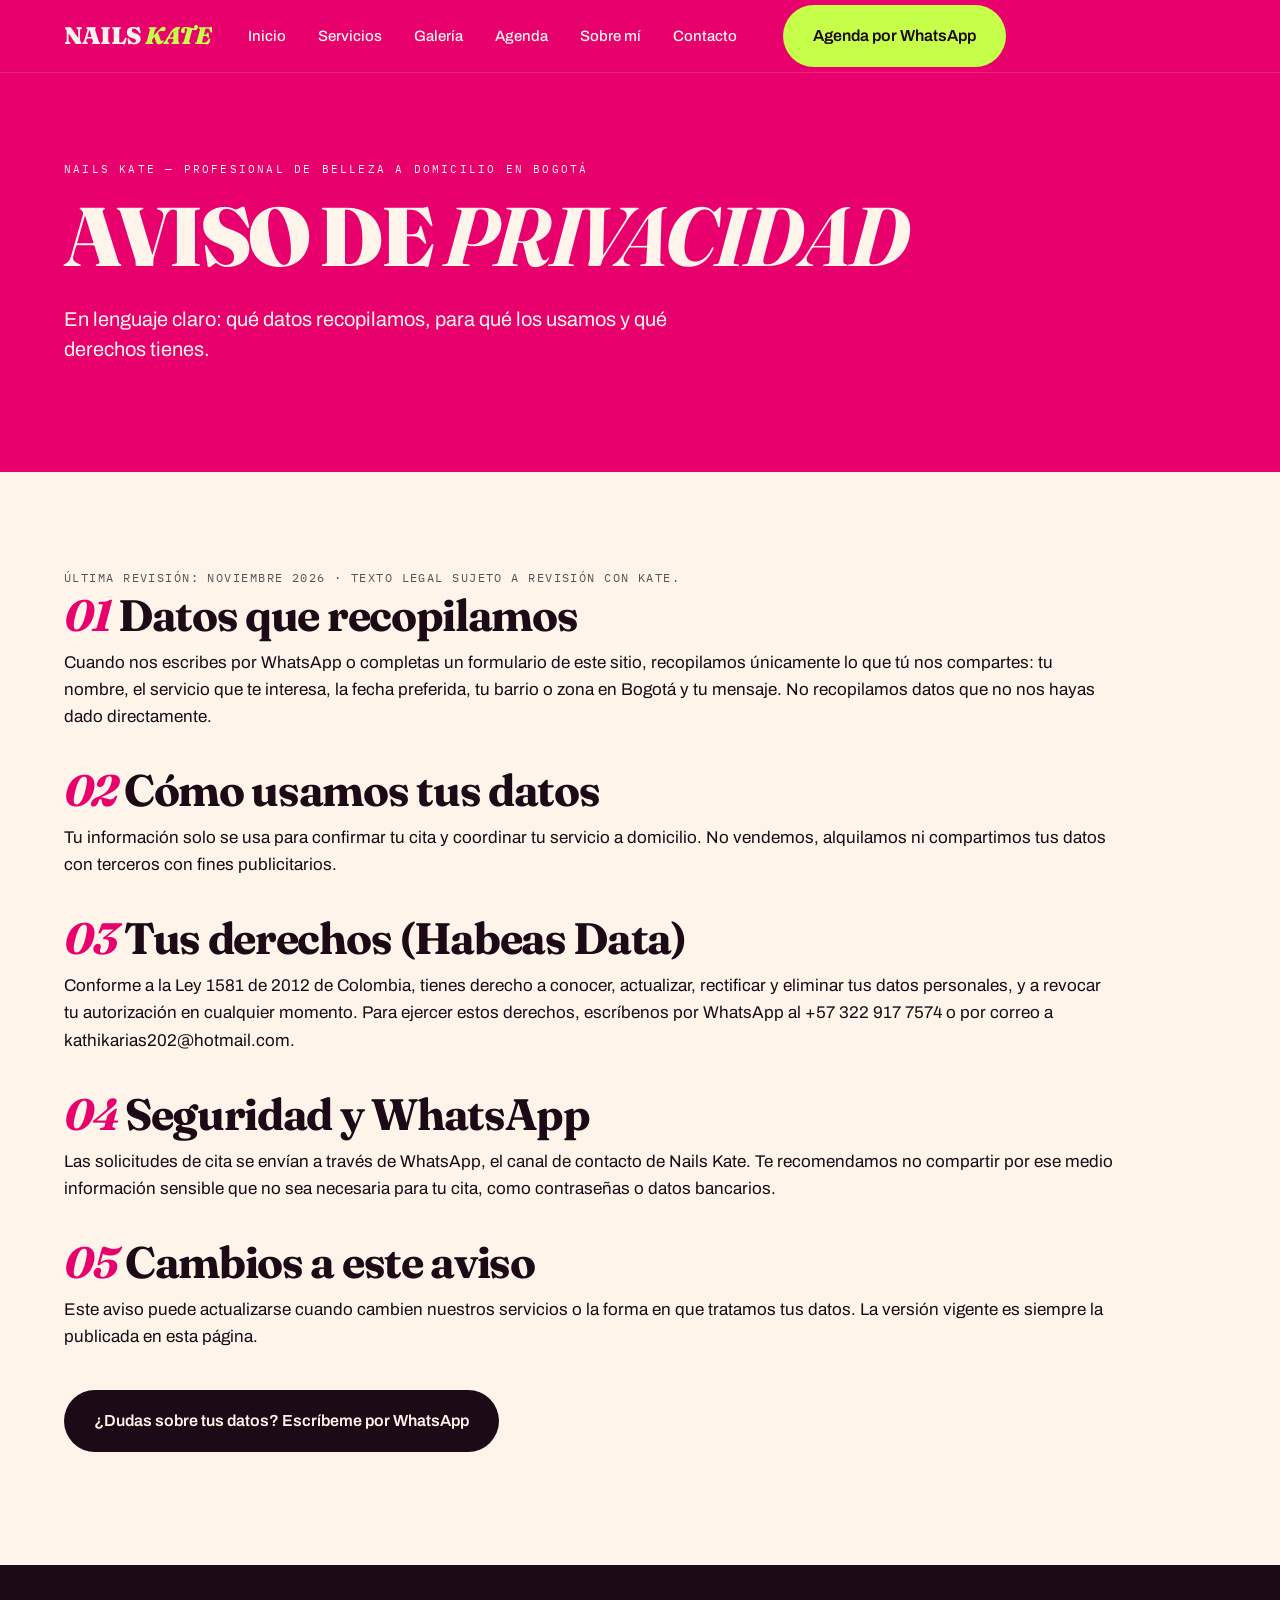
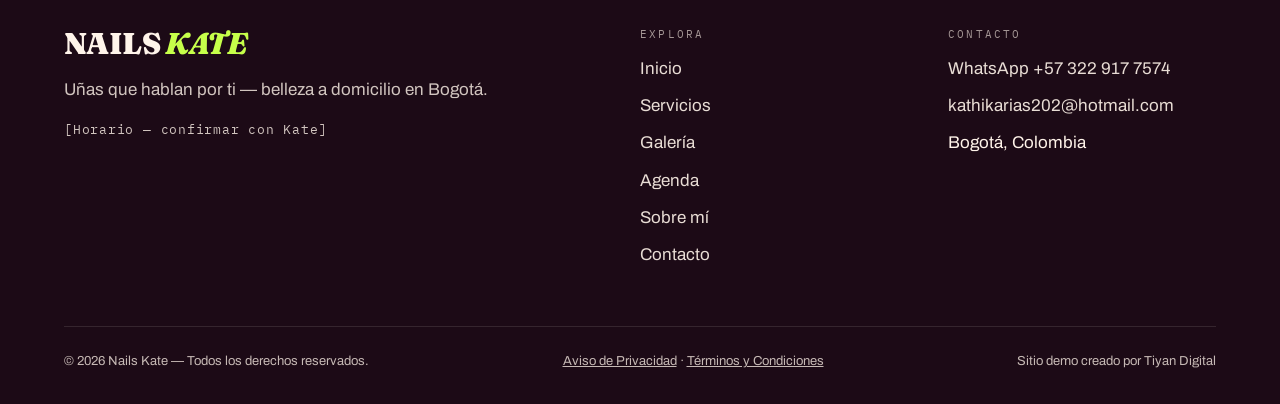
<file: privacidad.html>
<!DOCTYPE html>
<html lang="es">
<head>
<meta charset="UTF-8">
<meta name="viewport" content="width=device-width, initial-scale=1.0">
<title>Aviso de Privacidad — Nails Kate | Bogotá</title>
<meta name="description" content="Aviso de privacidad de Nails Kate, profesional de belleza a domicilio en Bogotá. Cómo se recopilan y usan tus datos.">
<link rel="preconnect" href="https://fonts.googleapis.com">
<link rel="preconnect" href="https://fonts.gstatic.com" crossorigin>
<link href="https://fonts.googleapis.com/css2?family=Fraunces:ital,opsz,wght@0,9..144,700..900;1,9..144,700..900&family=Archivo:wght@400;500;600;700&family=IBM+Plex+Mono:wght@400;500;600&display=swap" rel="stylesheet">
<link rel="stylesheet" href="assets/css/style.css">
</head>
<body>

<header class="site-nav">
  <div class="wrap">
    <a class="wordmark" href="index.html">NAILS <em>KATE</em></a>
    <nav aria-label="Navegación principal">
      <ul class="nav-links">
        <li><a href="index.html">Inicio</a></li>
        <li><a href="servicios.html">Servicios</a></li>
        <li><a href="galeria.html">Galería</a></li>
        <li><a href="agenda.html">Agenda</a></li>
        <li><a href="sobre-mi.html">Sobre mí</a></li>
        <li><a href="contacto.html">Contacto</a></li>
      </ul>
    </nav>
    <a class="btn btn-lime nav-cta" href="https://wa.me/573229177574?text=Hola%20Kate%2C%20quiero%20agendar%20una%20cita.">Agenda por WhatsApp</a>
    <button class="nav-toggle" aria-label="Abrir menú" aria-expanded="false"><span></span><span></span><span></span></button>
  </div>
</header>

<main>
  <section class="hero section-fuchsia">
    <div class="wrap">
      <span class="eyebrow rise d1">Nails Kate — Profesional de belleza a domicilio en Bogotá</span>
      <h1 class="display display-lg">AVISO DE <em>PRIVACIDAD</em></h1>
      <p class="lede rise d3">En lenguaje claro: qué datos recopilamos, para qué los usamos y qué derechos tienes.</p>
    </div>
  </section>

  <section class="section-cream legal">
    <div class="wrap">
      <p class="legal-meta">Última revisión: Noviembre 2026 · Texto legal sujeto a revisión con Kate.</p>

      <h2><span class="num">01</span> Datos que recopilamos</h2>
      <p>Cuando nos escribes por WhatsApp o completas un formulario de este sitio, recopilamos únicamente lo que tú nos compartes: tu nombre, el servicio que te interesa, la fecha preferida, tu barrio o zona en Bogotá y tu mensaje. No recopilamos datos que no nos hayas dado directamente.</p>

      <h2><span class="num">02</span> Cómo usamos tus datos</h2>
      <p>Tu información solo se usa para confirmar tu cita y coordinar tu servicio a domicilio. No vendemos, alquilamos ni compartimos tus datos con terceros con fines publicitarios.</p>

      <h2><span class="num">03</span> Tus derechos (Habeas Data)</h2>
      <p>Conforme a la Ley 1581 de 2012 de Colombia, tienes derecho a conocer, actualizar, rectificar y eliminar tus datos personales, y a revocar tu autorización en cualquier momento. Para ejercer estos derechos, escríbenos por WhatsApp al +57 322 917 7574 o por correo a kathikarias202@hotmail.com.</p>

      <h2><span class="num">04</span> Seguridad y WhatsApp</h2>
      <p>Las solicitudes de cita se envían a través de WhatsApp, el canal de contacto de Nails Kate. Te recomendamos no compartir por ese medio información sensible que no sea necesaria para tu cita, como contraseñas o datos bancarios.</p>

      <h2><span class="num">05</span> Cambios a este aviso</h2>
      <p>Este aviso puede actualizarse cuando cambien nuestros servicios o la forma en que tratamos tus datos. La versión vigente es siempre la publicada en esta página.</p>

      <p style="margin-top:40px"><a class="btn btn-dark" href="https://wa.me/573229177574?text=Hola%20Kate%2C%20tengo%20una%20duda%20sobre%20mis%20datos.">¿Dudas sobre tus datos? Escríbeme por WhatsApp</a></p>
    </div>
  </section>
</main>

<footer class="site-footer">
  <div class="wrap">
    <div class="foot-grid">
      <div class="foot-brand">
        <a class="wordmark" href="index.html">NAILS <em>KATE</em></a>
        <p>Uñas que hablan por ti — belleza a domicilio en Bogotá.</p>
        <p class="placeholder">[Horario — confirmar con Kate]</p>
      </div>
      <div class="foot-col">
        <h3>Explora</h3>
        <ul>
          <li><a href="index.html">Inicio</a></li>
          <li><a href="servicios.html">Servicios</a></li>
          <li><a href="galeria.html">Galería</a></li>
          <li><a href="agenda.html">Agenda</a></li>
          <li><a href="sobre-mi.html">Sobre mí</a></li>
          <li><a href="contacto.html">Contacto</a></li>
        </ul>
      </div>
      <div class="foot-col">
        <h3>Contacto</h3>
        <ul>
          <li><a href="https://wa.me/573229177574">WhatsApp +57 322 917 7574</a></li>
          <li><a href="mailto:kathikarias202@hotmail.com">kathikarias202@hotmail.com</a></li>
          <li>Bogotá, Colombia</li>
        </ul>
      </div>
    </div>
    <div class="foot-bottom">
      <span>© 2026 Nails Kate — Todos los derechos reservados.</span>
      <span><a href="privacidad.html">Aviso de Privacidad</a> · <a href="terminos.html">Términos y Condiciones</a></span>
      <span>Sitio demo creado por Tiyan Digital</span>
    </div>
  </div>
</footer>

<script src="assets/js/main.js"></script>
</body>
</html>
</file>
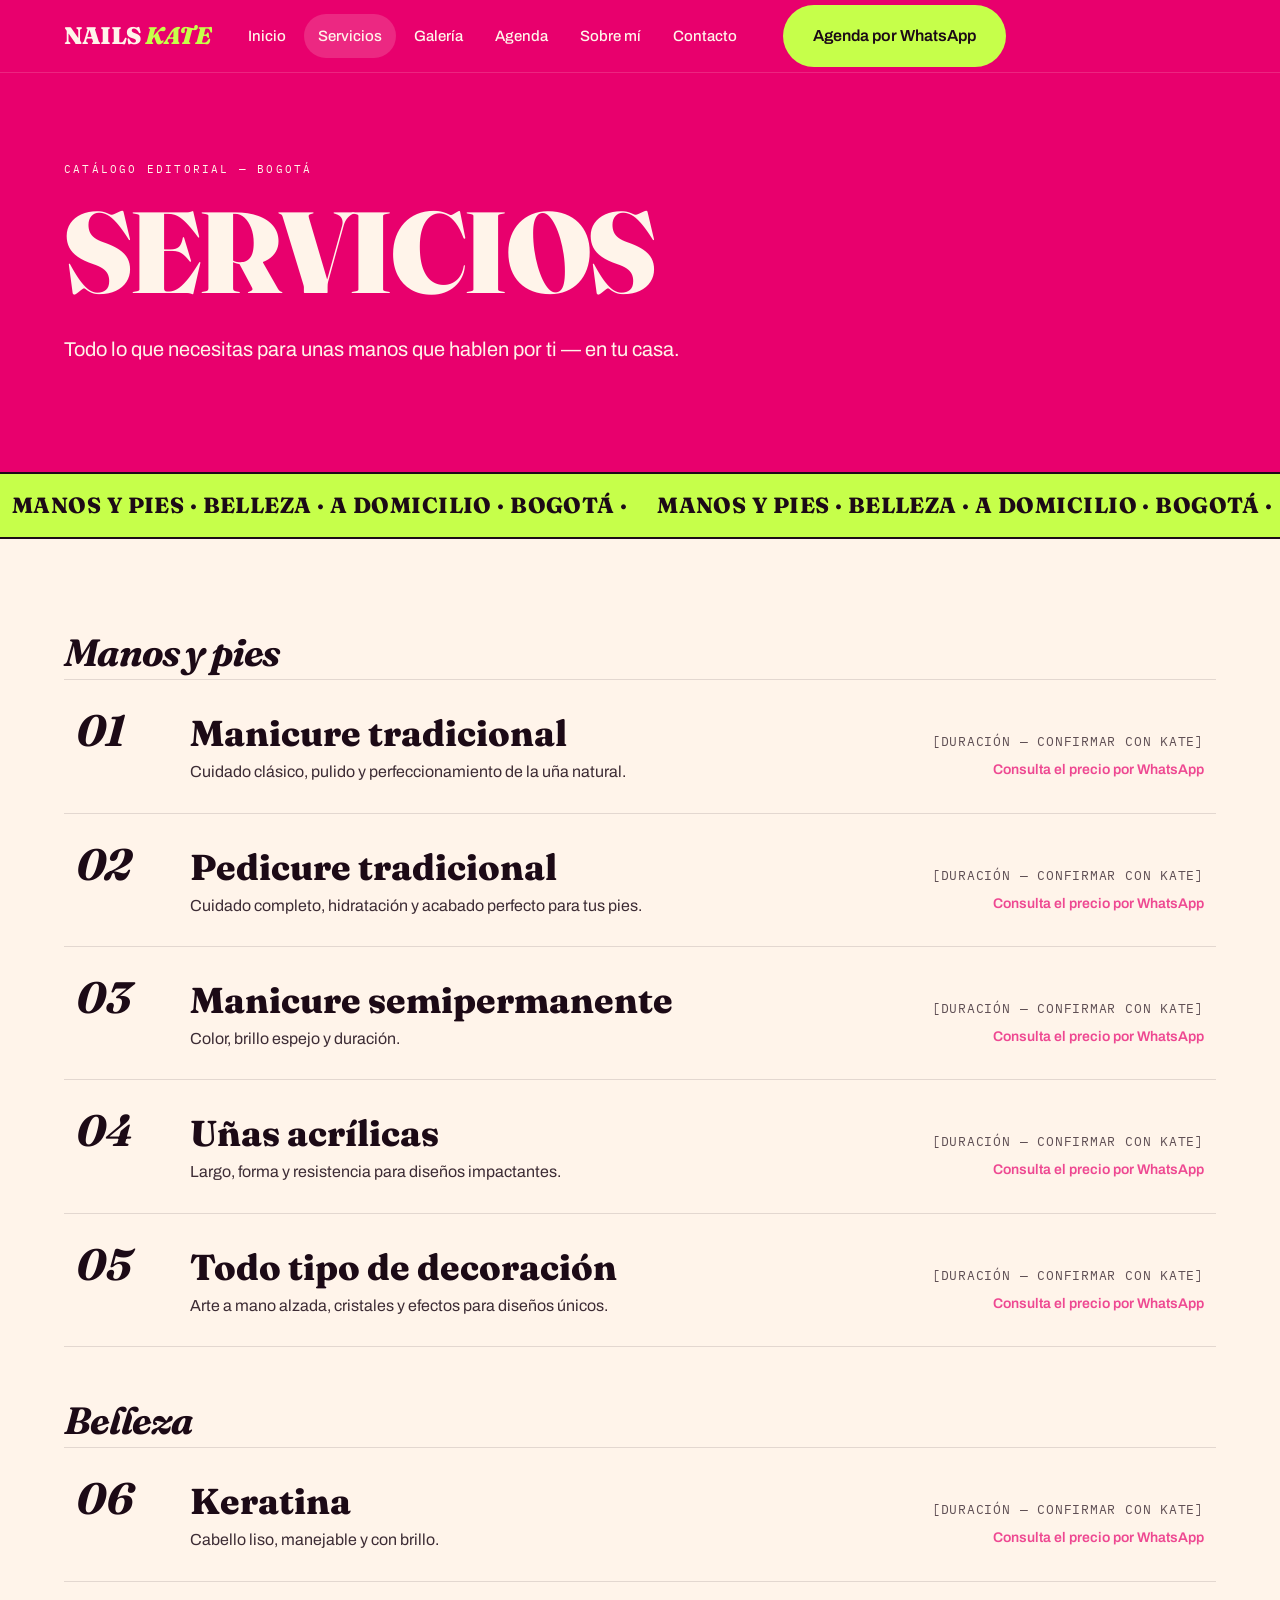
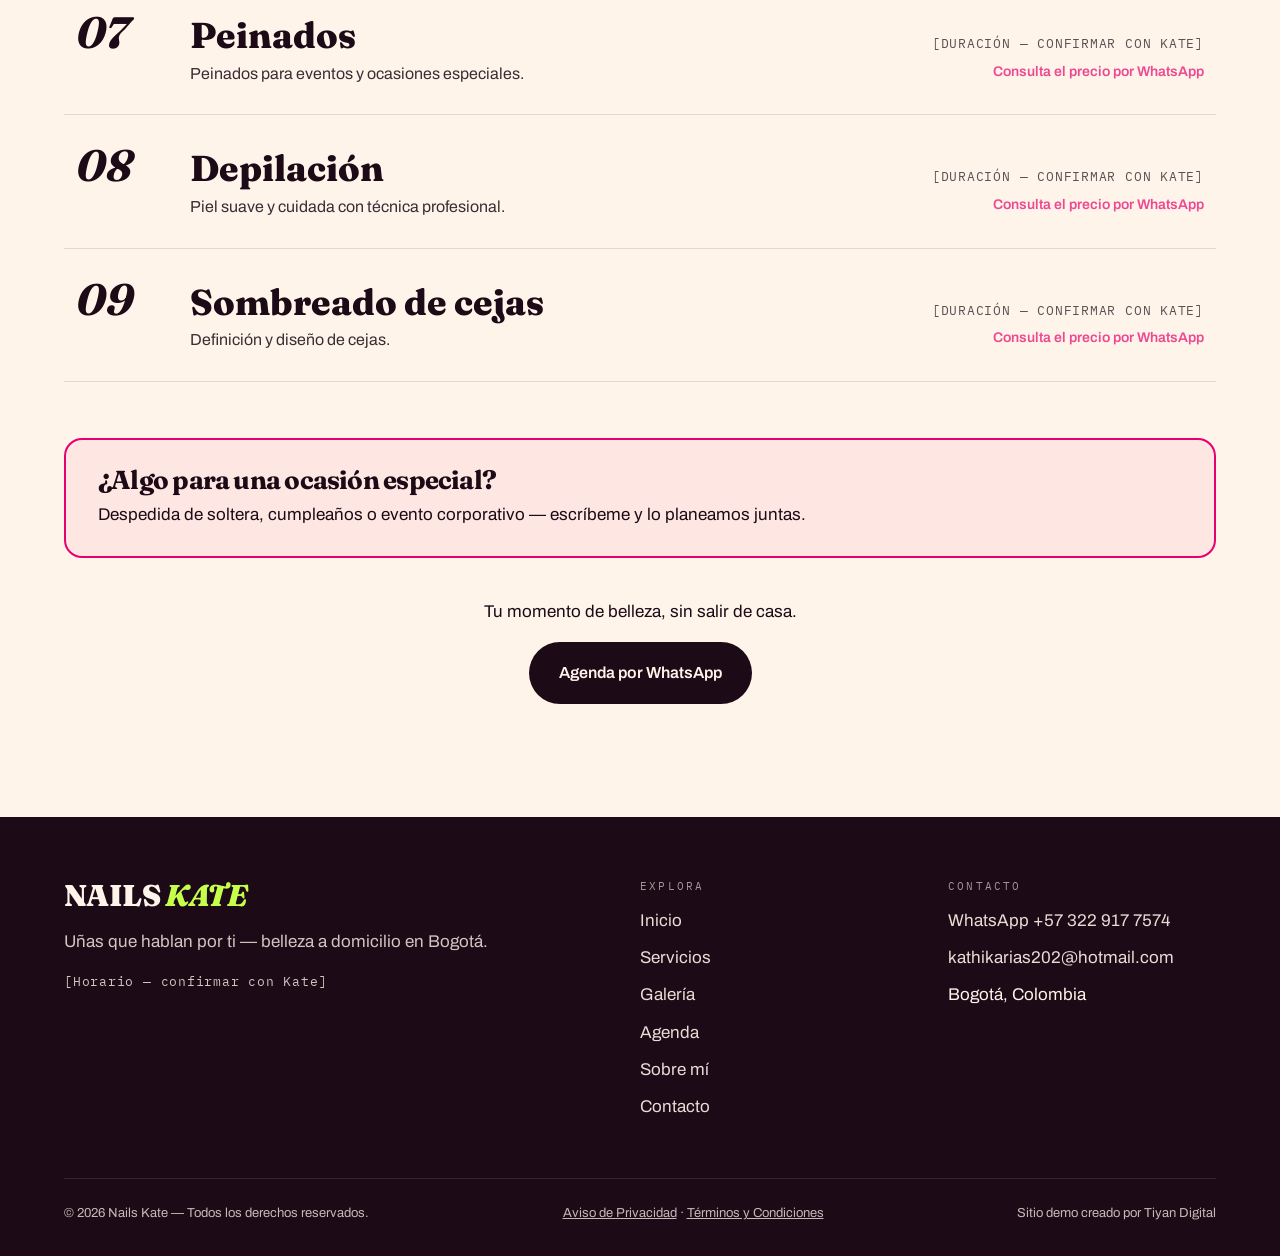
<file: servicios.html>
<!DOCTYPE html>
<html lang="es">
<head>
<meta charset="UTF-8">
<meta name="viewport" content="width=device-width, initial-scale=1.0">
<title>Servicios — Nails Kate | Belleza a domicilio en Bogotá</title>
<meta name="description" content="Manicure, pedicure, semipermanente, uñas acrílicas, decoración, keratina, peinados, depilación y sombreado de cejas — a domicilio en Bogotá. Consulta el precio por WhatsApp.">
<link rel="preconnect" href="https://fonts.googleapis.com">
<link rel="preconnect" href="https://fonts.gstatic.com" crossorigin>
<link href="https://fonts.googleapis.com/css2?family=Fraunces:ital,opsz,wght@0,9..144,700..900;1,9..144,700..900&family=Archivo:wght@400;500;600;700&family=IBM+Plex+Mono:wght@400;500;600&display=swap" rel="stylesheet">
<link rel="stylesheet" href="assets/css/style.css">
</head>
<body>

<header class="site-nav">
  <div class="wrap">
    <a class="wordmark" href="index.html">NAILS <em>KATE</em></a>
    <nav aria-label="Navegación principal">
      <ul class="nav-links">
        <li><a href="index.html">Inicio</a></li>
        <li><a href="servicios.html" aria-current="page">Servicios</a></li>
        <li><a href="galeria.html">Galería</a></li>
        <li><a href="agenda.html">Agenda</a></li>
        <li><a href="sobre-mi.html">Sobre mí</a></li>
        <li><a href="contacto.html">Contacto</a></li>
      </ul>
    </nav>
    <a class="btn btn-lime nav-cta" href="https://wa.me/573229177574?text=Hola%20Kate%2C%20quiero%20agendar%20una%20cita.">Agenda por WhatsApp</a>
    <button class="nav-toggle" aria-label="Abrir menú" aria-expanded="false"><span></span><span></span><span></span></button>
  </div>
</header>

<main>
  <section class="hero section-fuchsia">
    <div class="wrap">
      <span class="eyebrow rise d1">Catálogo editorial — Bogotá</span>
      <h1 class="display display-xl">SERVICIOS</h1>
      <p class="lede rise d3">Todo lo que necesitas para unas manos que hablen por ti — en tu casa.</p>
    </div>
  </section>

  <div class="marquee" aria-hidden="true">
    <div class="marquee-track"><span>MANOS Y PIES · BELLEZA · A DOMICILIO · BOGOTÁ ·&nbsp;</span><span>MANOS Y PIES · BELLEZA · A DOMICILIO · BOGOTÁ ·&nbsp;</span></div>
  </div>

  <section class="section-cream">
    <div class="wrap">
      <h2 class="svc-group">Manos y pies</h2>
      <ol class="svc-list">
        <li><div class="svc-row">
          <span class="svc-num">01</span>
          <span><span class="svc-name">Manicure tradicional</span><span class="svc-desc">Cuidado clásico, pulido y perfeccionamiento de la uña natural.</span></span>
          <span class="svc-meta"><span class="placeholder">[Duración — confirmar con Kate]</span><span class="svc-price">Consulta el precio por WhatsApp</span></span>
        </div></li>
        <li><div class="svc-row">
          <span class="svc-num">02</span>
          <span><span class="svc-name">Pedicure tradicional</span><span class="svc-desc">Cuidado completo, hidratación y acabado perfecto para tus pies.</span></span>
          <span class="svc-meta"><span class="placeholder">[Duración — confirmar con Kate]</span><span class="svc-price">Consulta el precio por WhatsApp</span></span>
        </div></li>
        <li><div class="svc-row">
          <span class="svc-num">03</span>
          <span><span class="svc-name">Manicure semipermanente</span><span class="svc-desc">Color, brillo espejo y duración.</span></span>
          <span class="svc-meta"><span class="placeholder">[Duración — confirmar con Kate]</span><span class="svc-price">Consulta el precio por WhatsApp</span></span>
        </div></li>
        <li><div class="svc-row">
          <span class="svc-num">04</span>
          <span><span class="svc-name">Uñas acrílicas</span><span class="svc-desc">Largo, forma y resistencia para diseños impactantes.</span></span>
          <span class="svc-meta"><span class="placeholder">[Duración — confirmar con Kate]</span><span class="svc-price">Consulta el precio por WhatsApp</span></span>
        </div></li>
        <li><div class="svc-row">
          <span class="svc-num">05</span>
          <span><span class="svc-name">Todo tipo de decoración</span><span class="svc-desc">Arte a mano alzada, cristales y efectos para diseños únicos.</span></span>
          <span class="svc-meta"><span class="placeholder">[Duración — confirmar con Kate]</span><span class="svc-price">Consulta el precio por WhatsApp</span></span>
        </div></li>
      </ol>

      <h2 class="svc-group">Belleza</h2>
      <ol class="svc-list" start="6">
        <li><div class="svc-row">
          <span class="svc-num">06</span>
          <span><span class="svc-name">Keratina</span><span class="svc-desc">Cabello liso, manejable y con brillo.</span></span>
          <span class="svc-meta"><span class="placeholder">[Duración — confirmar con Kate]</span><span class="svc-price">Consulta el precio por WhatsApp</span></span>
        </div></li>
        <li><div class="svc-row">
          <span class="svc-num">07</span>
          <span><span class="svc-name">Peinados</span><span class="svc-desc">Peinados para eventos y ocasiones especiales.</span></span>
          <span class="svc-meta"><span class="placeholder">[Duración — confirmar con Kate]</span><span class="svc-price">Consulta el precio por WhatsApp</span></span>
        </div></li>
        <li><div class="svc-row">
          <span class="svc-num">08</span>
          <span><span class="svc-name">Depilación</span><span class="svc-desc">Piel suave y cuidada con técnica profesional.</span></span>
          <span class="svc-meta"><span class="placeholder">[Duración — confirmar con Kate]</span><span class="svc-price">Consulta el precio por WhatsApp</span></span>
        </div></li>
        <li><div class="svc-row">
          <span class="svc-num">09</span>
          <span><span class="svc-name">Sombreado de cejas</span><span class="svc-desc">Definición y diseño de cejas.</span></span>
          <span class="svc-meta"><span class="placeholder">[Duración — confirmar con Kate]</span><span class="svc-price">Consulta el precio por WhatsApp</span></span>
        </div></li>
      </ol>

      <div class="note-box">
        <h3>¿Algo para una ocasión especial?</h3>
        <p>Despedida de soltera, cumpleaños o evento corporativo — escríbeme y lo planeamos juntas.</p>
      </div>

      <p style="margin-top:40px;text-align:center">Tu momento de belleza, sin salir de casa.</p>
      <p style="text-align:center"><a class="btn btn-dark" href="https://wa.me/573229177574?text=Hola%20Kate%2C%20quiero%20agendar%20una%20cita.">Agenda por WhatsApp</a></p>
    </div>
  </section>
</main>

<footer class="site-footer">
  <div class="wrap">
    <div class="foot-grid">
      <div class="foot-brand">
        <a class="wordmark" href="index.html">NAILS <em>KATE</em></a>
        <p>Uñas que hablan por ti — belleza a domicilio en Bogotá.</p>
        <p class="placeholder">[Horario — confirmar con Kate]</p>
      </div>
      <div class="foot-col">
        <h3>Explora</h3>
        <ul>
          <li><a href="index.html">Inicio</a></li>
          <li><a href="servicios.html">Servicios</a></li>
          <li><a href="galeria.html">Galería</a></li>
          <li><a href="agenda.html">Agenda</a></li>
          <li><a href="sobre-mi.html">Sobre mí</a></li>
          <li><a href="contacto.html">Contacto</a></li>
        </ul>
      </div>
      <div class="foot-col">
        <h3>Contacto</h3>
        <ul>
          <li><a href="https://wa.me/573229177574">WhatsApp +57 322 917 7574</a></li>
          <li><a href="mailto:kathikarias202@hotmail.com">kathikarias202@hotmail.com</a></li>
          <li>Bogotá, Colombia</li>
        </ul>
      </div>
    </div>
    <div class="foot-bottom">
      <span>© 2026 Nails Kate — Todos los derechos reservados.</span>
      <span><a href="privacidad.html">Aviso de Privacidad</a> · <a href="terminos.html">Términos y Condiciones</a></span>
      <span>Sitio demo creado por Tiyan Digital</span>
    </div>
  </div>
</footer>

<script src="assets/js/main.js"></script>
</body>
</html>
</file>
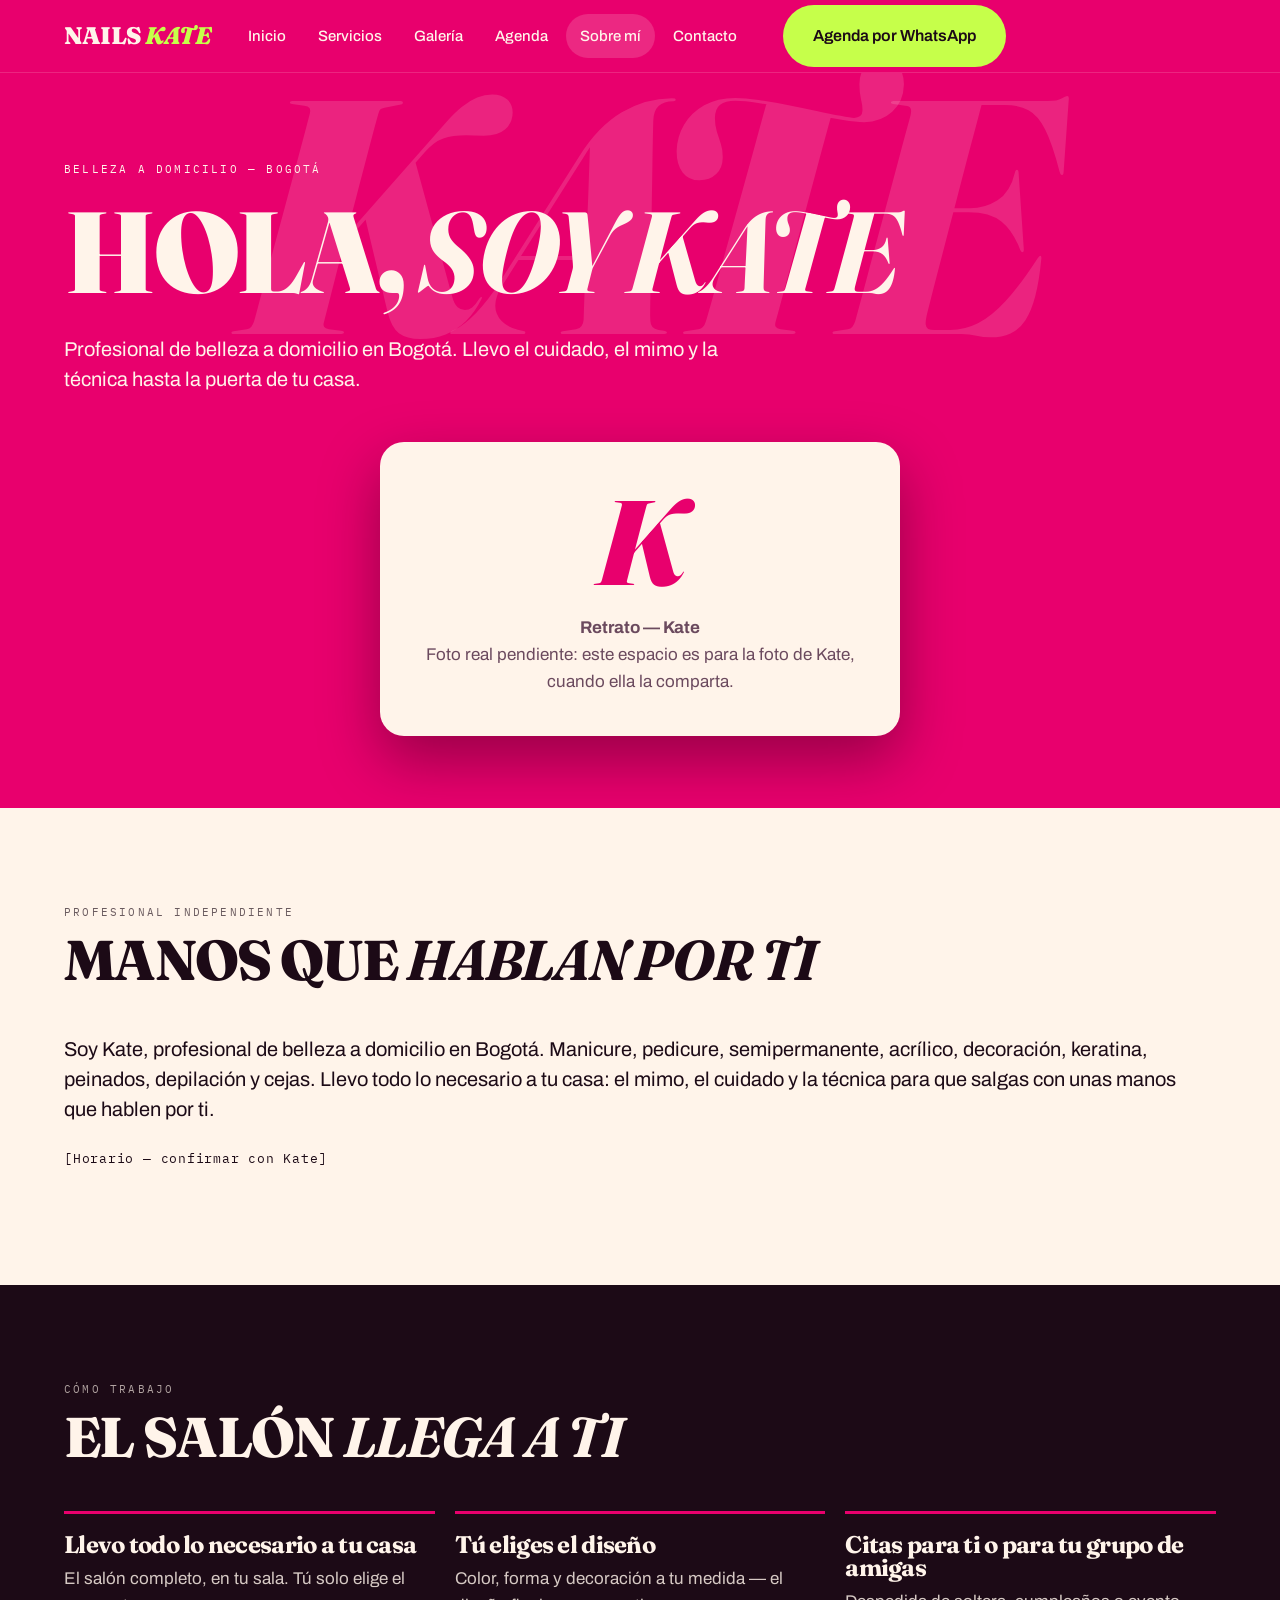
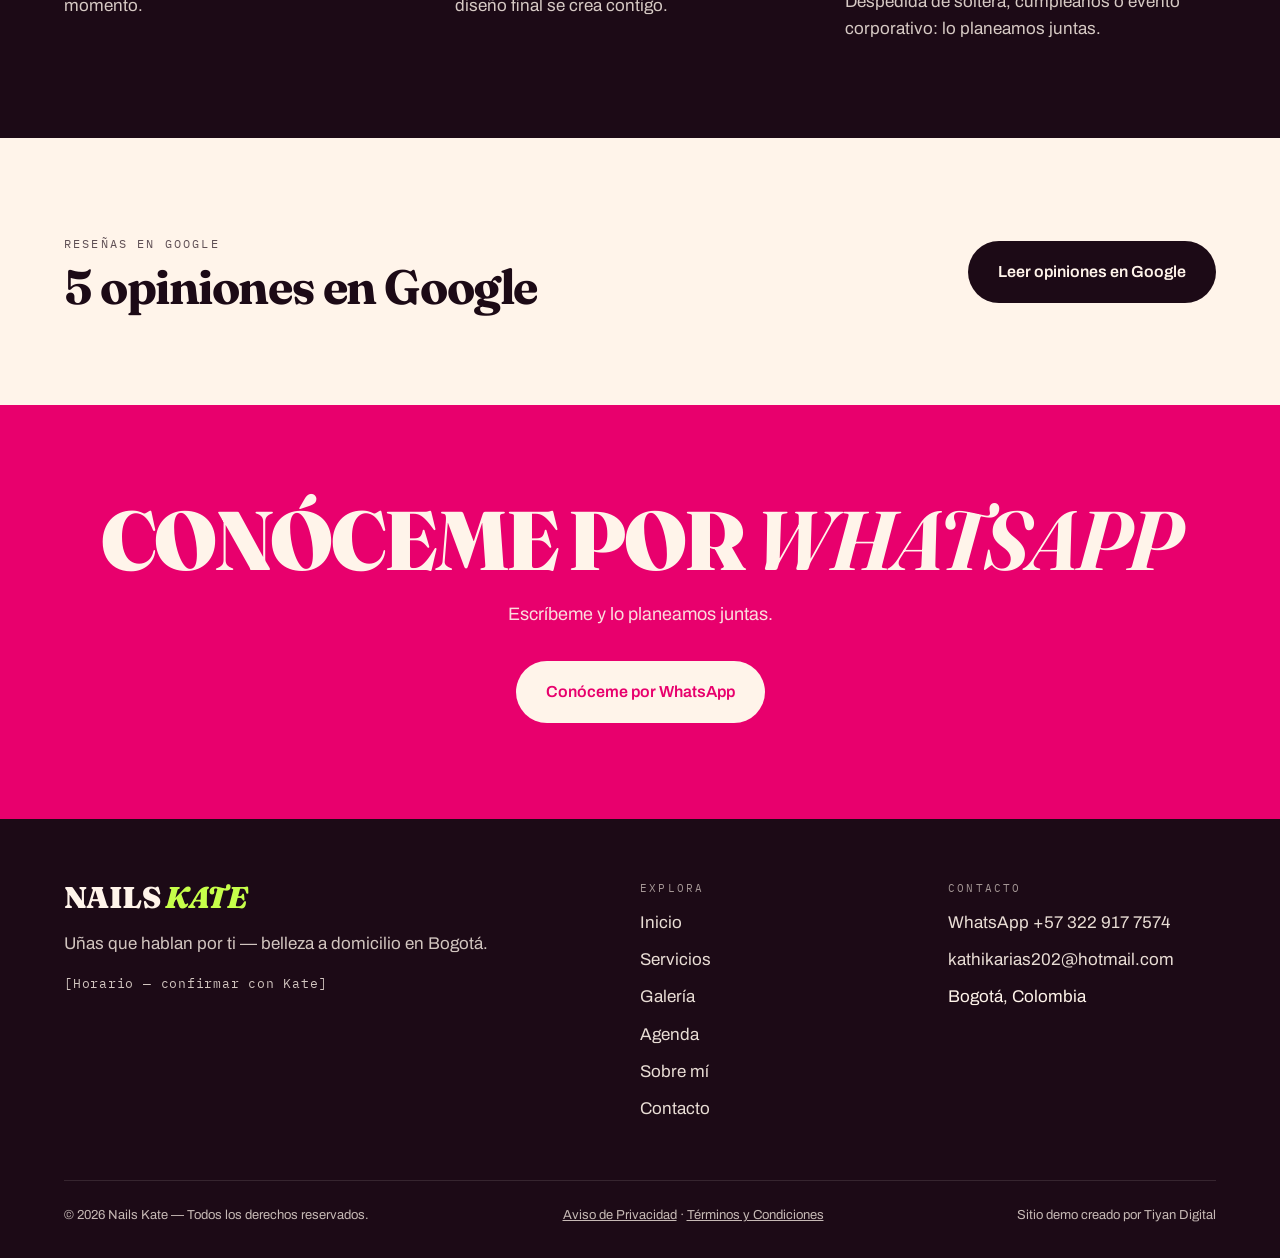
<file: sobre-mi.html>
<!DOCTYPE html>
<html lang="es">
<head>
<meta charset="UTF-8">
<meta name="viewport" content="width=device-width, initial-scale=1.0">
<title>Sobre mí — Nails Kate | Belleza a domicilio en Bogotá</title>
<meta name="description" content="Hola, soy Kate: profesional de belleza a domicilio en Bogotá. Manicure, pedicure, semipermanente, acrílico, decoración, keratina, peinados, depilación y cejas — en tu casa.">
<link rel="preconnect" href="https://fonts.googleapis.com">
<link rel="preconnect" href="https://fonts.gstatic.com" crossorigin>
<link href="https://fonts.googleapis.com/css2?family=Fraunces:ital,opsz,wght@0,9..144,700..900;1,9..144,700..900&family=Archivo:wght@400;500;600;700&family=IBM+Plex+Mono:wght@400;500;600&display=swap" rel="stylesheet">
<link rel="stylesheet" href="assets/css/style.css">
</head>
<body>

<header class="site-nav">
  <div class="wrap">
    <a class="wordmark" href="index.html">NAILS <em>KATE</em></a>
    <nav aria-label="Navegación principal">
      <ul class="nav-links">
        <li><a href="index.html">Inicio</a></li>
        <li><a href="servicios.html">Servicios</a></li>
        <li><a href="galeria.html">Galería</a></li>
        <li><a href="agenda.html">Agenda</a></li>
        <li><a href="sobre-mi.html" aria-current="page">Sobre mí</a></li>
        <li><a href="contacto.html">Contacto</a></li>
      </ul>
    </nav>
    <a class="btn btn-lime nav-cta" href="https://wa.me/573229177574?text=Hola%20Kate%2C%20quiero%20agendar%20una%20cita.">Agenda por WhatsApp</a>
    <button class="nav-toggle" aria-label="Abrir menú" aria-expanded="false"><span></span><span></span><span></span></button>
  </div>
</header>

<main>
  <section class="hero section-fuchsia about-hero">
    <span class="ghost-word" aria-hidden="true">KATE</span>
    <div class="wrap">
      <span class="eyebrow rise d1">Belleza a domicilio — Bogotá</span>
      <h1 class="display display-xl">HOLA, <em>SOY KATE</em></h1>
      <p class="lede rise d3">Profesional de belleza a domicilio en Bogotá. Llevo el cuidado, el mimo y la técnica hasta la puerta de tu casa.</p>
      <div class="portrait-frame rise d4">
        <span class="mono-k" aria-hidden="true">K</span>
        <p><strong>Retrato — Kate</strong><br>Foto real pendiente: este espacio es para la foto de Kate, cuando ella la comparta.</p>
      </div>
    </div>
  </section>

  <section class="section-cream">
    <div class="wrap">
      <div class="sec-head">
        <span class="kicker">Profesional independiente</span>
        <h2 class="display display-md">MANOS QUE <em>HABLAN POR TI</em></h2>
      </div>
      <p class="lede" style="max-width:56em">Soy Kate, profesional de belleza a domicilio en Bogotá. Manicure, pedicure, semipermanente, acrílico, decoración, keratina, peinados, depilación y cejas. Llevo todo lo necesario a tu casa: el mimo, el cuidado y la técnica para que salgas con unas manos que hablen por ti.</p>
      <p style="margin-top:16px"><span class="placeholder">[Horario — confirmar con Kate]</span></p>
    </div>
  </section>

  <section class="section-dark">
    <div class="wrap">
      <div class="sec-head">
        <span class="kicker">Cómo trabajo</span>
        <h2 class="display display-md">EL SALÓN <em>LLEGA A TI</em></h2>
      </div>
      <ol class="how-list">
        <li><h3>Llevo todo lo necesario a tu casa</h3><p>El salón completo, en tu sala. Tú solo elige el momento.</p></li>
        <li><h3>Tú eliges el diseño</h3><p>Color, forma y decoración a tu medida — el diseño final se crea contigo.</p></li>
        <li><h3>Citas para ti o para tu grupo de amigas</h3><p>Despedida de soltera, cumpleaños o evento corporativo: lo planeamos juntas.</p></li>
      </ol>
    </div>
  </section>

  <section class="section-cream">
    <div class="wrap reviews">
      <div>
        <span class="count">Reseñas en Google</span>
        <h2>5 opiniones en Google</h2>
      </div>
      <a class="btn btn-dark" href="https://www.google.com/maps/search/Nails+Kate+Bogot%C3%A1" target="_blank" rel="noopener">Leer opiniones en Google</a>
    </div>
  </section>

  <section class="section-fuchsia final-cta">
    <div class="wrap">
      <h2 class="display display-lg">CONÓCEME POR <em>WHATSAPP</em></h2>
      <p>Escríbeme y lo planeamos juntas.</p>
      <a class="btn btn-primary" href="https://wa.me/573229177574?text=Hola%20Kate%2C%20quiero%20conocerte%20y%20agendar%20una%20cita.">Conóceme por WhatsApp</a>
    </div>
  </section>
</main>

<footer class="site-footer">
  <div class="wrap">
    <div class="foot-grid">
      <div class="foot-brand">
        <a class="wordmark" href="index.html">NAILS <em>KATE</em></a>
        <p>Uñas que hablan por ti — belleza a domicilio en Bogotá.</p>
        <p class="placeholder">[Horario — confirmar con Kate]</p>
      </div>
      <div class="foot-col">
        <h3>Explora</h3>
        <ul>
          <li><a href="index.html">Inicio</a></li>
          <li><a href="servicios.html">Servicios</a></li>
          <li><a href="galeria.html">Galería</a></li>
          <li><a href="agenda.html">Agenda</a></li>
          <li><a href="sobre-mi.html">Sobre mí</a></li>
          <li><a href="contacto.html">Contacto</a></li>
        </ul>
      </div>
      <div class="foot-col">
        <h3>Contacto</h3>
        <ul>
          <li><a href="https://wa.me/573229177574">WhatsApp +57 322 917 7574</a></li>
          <li><a href="mailto:kathikarias202@hotmail.com">kathikarias202@hotmail.com</a></li>
          <li>Bogotá, Colombia</li>
        </ul>
      </div>
    </div>
    <div class="foot-bottom">
      <span>© 2026 Nails Kate — Todos los derechos reservados.</span>
      <span><a href="privacidad.html">Aviso de Privacidad</a> · <a href="terminos.html">Términos y Condiciones</a></span>
      <span>Sitio demo creado por Tiyan Digital</span>
    </div>
  </div>
</footer>

<script src="assets/js/main.js"></script>
</body>
</html>
</file>
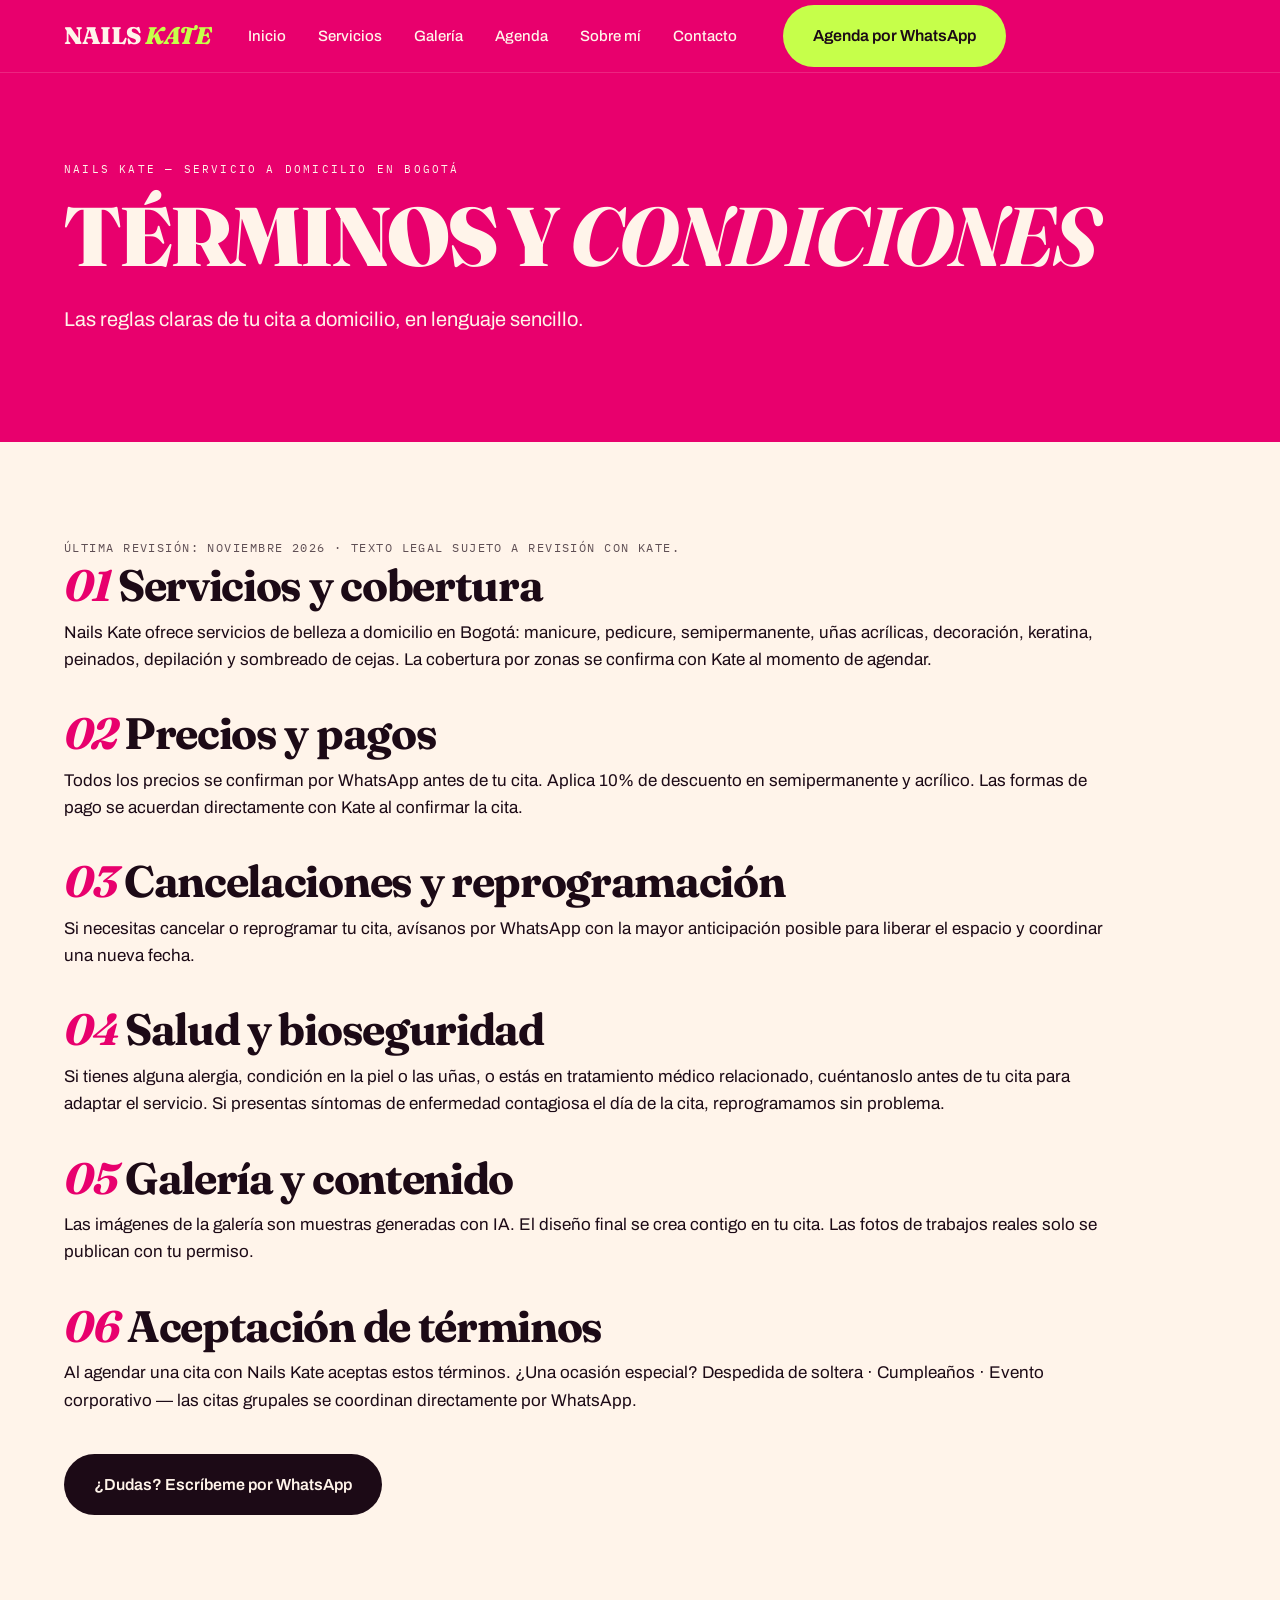
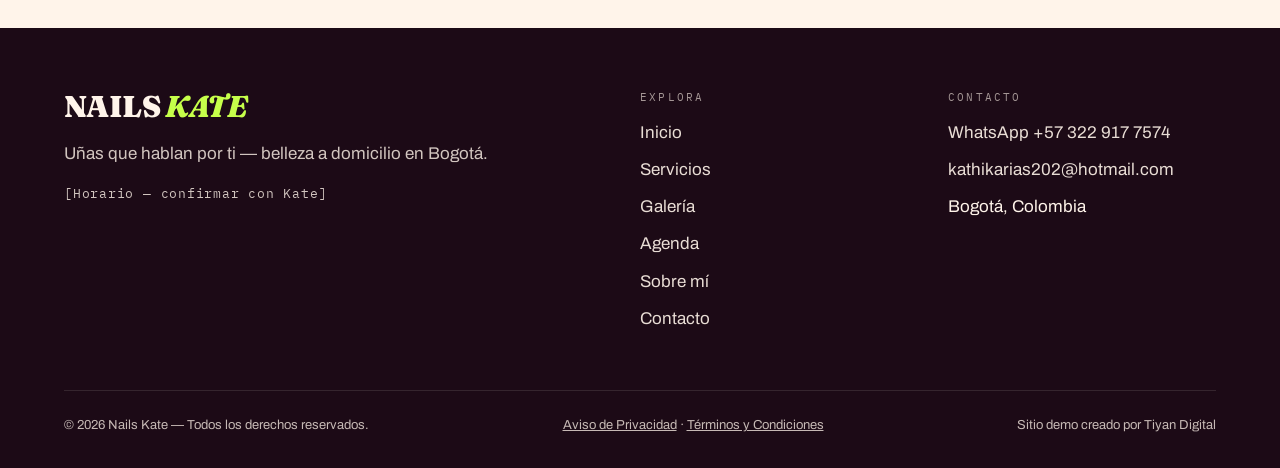
<file: terminos.html>
<!DOCTYPE html>
<html lang="es">
<head>
<meta charset="UTF-8">
<meta name="viewport" content="width=device-width, initial-scale=1.0">
<title>Términos y Condiciones — Nails Kate | Bogotá</title>
<meta name="description" content="Términos y condiciones de Nails Kate, servicio de belleza a domicilio en Bogotá: servicios, precios, cancelaciones y galería.">
<link rel="preconnect" href="https://fonts.googleapis.com">
<link rel="preconnect" href="https://fonts.gstatic.com" crossorigin>
<link href="https://fonts.googleapis.com/css2?family=Fraunces:ital,opsz,wght@0,9..144,700..900;1,9..144,700..900&family=Archivo:wght@400;500;600;700&family=IBM+Plex+Mono:wght@400;500;600&display=swap" rel="stylesheet">
<link rel="stylesheet" href="assets/css/style.css">
</head>
<body>

<header class="site-nav">
  <div class="wrap">
    <a class="wordmark" href="index.html">NAILS <em>KATE</em></a>
    <nav aria-label="Navegación principal">
      <ul class="nav-links">
        <li><a href="index.html">Inicio</a></li>
        <li><a href="servicios.html">Servicios</a></li>
        <li><a href="galeria.html">Galería</a></li>
        <li><a href="agenda.html">Agenda</a></li>
        <li><a href="sobre-mi.html">Sobre mí</a></li>
        <li><a href="contacto.html">Contacto</a></li>
      </ul>
    </nav>
    <a class="btn btn-lime nav-cta" href="https://wa.me/573229177574?text=Hola%20Kate%2C%20quiero%20agendar%20una%20cita.">Agenda por WhatsApp</a>
    <button class="nav-toggle" aria-label="Abrir menú" aria-expanded="false"><span></span><span></span><span></span></button>
  </div>
</header>

<main>
  <section class="hero section-fuchsia">
    <div class="wrap">
      <span class="eyebrow rise d1">Nails Kate — Servicio a domicilio en Bogotá</span>
      <h1 class="display display-lg">TÉRMINOS Y <em>CONDICIONES</em></h1>
      <p class="lede rise d3">Las reglas claras de tu cita a domicilio, en lenguaje sencillo.</p>
    </div>
  </section>

  <section class="section-cream legal">
    <div class="wrap">
      <p class="legal-meta">Última revisión: Noviembre 2026 · Texto legal sujeto a revisión con Kate.</p>

      <h2><span class="num">01</span> Servicios y cobertura</h2>
      <p>Nails Kate ofrece servicios de belleza a domicilio en Bogotá: manicure, pedicure, semipermanente, uñas acrílicas, decoración, keratina, peinados, depilación y sombreado de cejas. La cobertura por zonas se confirma con Kate al momento de agendar.</p>

      <h2><span class="num">02</span> Precios y pagos</h2>
      <p>Todos los precios se confirman por WhatsApp antes de tu cita. Aplica 10% de descuento en semipermanente y acrílico. Las formas de pago se acuerdan directamente con Kate al confirmar la cita.</p>

      <h2><span class="num">03</span> Cancelaciones y reprogramación</h2>
      <p>Si necesitas cancelar o reprogramar tu cita, avísanos por WhatsApp con la mayor anticipación posible para liberar el espacio y coordinar una nueva fecha.</p>

      <h2><span class="num">04</span> Salud y bioseguridad</h2>
      <p>Si tienes alguna alergia, condición en la piel o las uñas, o estás en tratamiento médico relacionado, cuéntanoslo antes de tu cita para adaptar el servicio. Si presentas síntomas de enfermedad contagiosa el día de la cita, reprogramamos sin problema.</p>

      <h2><span class="num">05</span> Galería y contenido</h2>
      <p>Las imágenes de la galería son muestras generadas con IA. El diseño final se crea contigo en tu cita. Las fotos de trabajos reales solo se publican con tu permiso.</p>

      <h2><span class="num">06</span> Aceptación de términos</h2>
      <p>Al agendar una cita con Nails Kate aceptas estos términos. ¿Una ocasión especial? Despedida de soltera · Cumpleaños · Evento corporativo — las citas grupales se coordinan directamente por WhatsApp.</p>

      <p style="margin-top:40px"><a class="btn btn-dark" href="https://wa.me/573229177574?text=Hola%20Kate%2C%20tengo%20una%20duda%20sobre%20los%20t%C3%A9rminos.">¿Dudas? Escríbeme por WhatsApp</a></p>
    </div>
  </section>
</main>

<footer class="site-footer">
  <div class="wrap">
    <div class="foot-grid">
      <div class="foot-brand">
        <a class="wordmark" href="index.html">NAILS <em>KATE</em></a>
        <p>Uñas que hablan por ti — belleza a domicilio en Bogotá.</p>
        <p class="placeholder">[Horario — confirmar con Kate]</p>
      </div>
      <div class="foot-col">
        <h3>Explora</h3>
        <ul>
          <li><a href="index.html">Inicio</a></li>
          <li><a href="servicios.html">Servicios</a></li>
          <li><a href="galeria.html">Galería</a></li>
          <li><a href="agenda.html">Agenda</a></li>
          <li><a href="sobre-mi.html">Sobre mí</a></li>
          <li><a href="contacto.html">Contacto</a></li>
        </ul>
      </div>
      <div class="foot-col">
        <h3>Contacto</h3>
        <ul>
          <li><a href="https://wa.me/573229177574">WhatsApp +57 322 917 7574</a></li>
          <li><a href="mailto:kathikarias202@hotmail.com">kathikarias202@hotmail.com</a></li>
          <li>Bogotá, Colombia</li>
        </ul>
      </div>
    </div>
    <div class="foot-bottom">
      <span>© 2026 Nails Kate — Todos los derechos reservados.</span>
      <span><a href="privacidad.html">Aviso de Privacidad</a> · <a href="terminos.html">Términos y Condiciones</a></span>
      <span>Sitio demo creado por Tiyan Digital</span>
    </div>
  </div>
</footer>

<script src="assets/js/main.js"></script>
</body>
</html>
</file>
<file: assets/css/style.css>
/* Nails Kate — shared stylesheet. First rule sets the page background: no white flash. */
html{background:#E8006D}
:root{
  --fuchsia:#E8006D;
  --fuchsia-deep:#B30055;
  --plum:#1C0A16;
  --plum-soft:#2B1424;
  --cream:#FFF4EA;
  --pink:#FF5C9E;
  --lime:#C6FF4A;
  --ink:#1C0A16;
  --muted:#6B4A5E;
  --hairline-dark:rgba(255,244,234,.15);
  --hairline-light:rgba(28,10,22,.12);
  --font-display:"Fraunces",Georgia,"Times New Roman",serif;
  --font-body:"Archivo",system-ui,-apple-system,"Segoe UI",sans-serif;
  --font-mono:"IBM Plex Mono",ui-monospace,SFMono-Regular,Menlo,monospace;
  --ease:cubic-bezier(.16,1,.3,1);
  --nav-h:72px;
}
*,*::before,*::after{box-sizing:border-box}
html{scroll-behavior:smooth}
body{
  margin:0;background:var(--cream);color:var(--ink);
  font-family:var(--font-body);font-size:17px;line-height:1.6;
  overflow-x:hidden;-webkit-font-smoothing:antialiased;
}
img{max-width:100%;display:block}
a{color:inherit}
::selection{background:var(--fuchsia);color:var(--cream)}
:focus-visible{outline:3px solid var(--lime);outline-offset:2px}
h1,h2,h3{font-family:var(--font-display);line-height:.95;letter-spacing:-.03em;margin:0;overflow-wrap:break-word}
p{margin:0 0 1em}
.wrap{max-width:1200px;margin:0 auto;padding:0 24px}
.eyebrow{
  font-family:var(--font-mono);font-size:11px;letter-spacing:.2em;text-transform:uppercase;
  opacity:.7;display:block;margin-bottom:18px;
}
.display-xl{font-size:clamp(56px,9vw,128px);font-weight:900}
.display-lg{font-size:clamp(44px,6.5vw,88px);font-weight:900}
.display-md{font-size:clamp(34px,4.5vw,56px);font-weight:800}
.display em{font-style:italic;font-weight:700}
.lede{font-size:clamp(17px,1.6vw,20px);line-height:1.5;max-width:34em}
section{padding:96px 0}
.section-dark{background:var(--plum);color:var(--cream)}
.section-fuchsia{background:var(--fuchsia);color:var(--cream)}
.section-cream{background:var(--cream);color:var(--ink)}

/* ---------- Buttons ---------- */
.btn{
  display:inline-flex;align-items:center;justify-content:center;gap:10px;
  font-family:var(--font-body);font-weight:600;font-size:16px;text-decoration:none;
  padding:16px 28px;border-radius:999px;border:2px solid transparent;cursor:pointer;
  transition:transform .2s var(--ease),background-color .2s var(--ease),color .2s var(--ease);
  min-height:52px;text-align:center;
}
.btn:active{transform:scale(.97)}
.btn-primary{background:var(--cream);color:var(--fuchsia)}
.btn-primary:hover{background:#fff;transform:scale(1.03)}
.btn-dark{background:var(--plum);color:var(--cream)}
.btn-dark:hover{background:#3A152C;transform:scale(1.03)}
.btn-lime{background:var(--lime);color:var(--plum)}
.btn-lime:hover{transform:scale(1.03)}
.btn-ghost{border-color:currentColor;background:transparent;color:inherit}
.btn-ghost:hover{background:rgba(255,255,255,.12);transform:scale(1.03)}
.btn-ghost-dark{border-color:var(--plum);color:var(--plum);background:transparent}
.btn-ghost-dark:hover{background:var(--plum);color:var(--cream);transform:scale(1.03)}

/* ---------- Nav ---------- */
.site-nav{
  position:sticky;top:0;z-index:50;background:var(--fuchsia);color:var(--cream);
  border-bottom:1px solid var(--hairline-dark);
}
.site-nav .wrap{display:flex;align-items:center;gap:24px;height:var(--nav-h)}
.wordmark{
  font-family:var(--font-display);font-weight:900;font-size:24px;letter-spacing:-.02em;
  text-decoration:none;line-height:1;white-space:nowrap;
}
.wordmark em{font-style:italic;color:var(--lime)}
.nav-links{display:flex;gap:4px;margin-left:auto;list-style:none;padding:0}
.nav-links a{
  display:block;padding:10px 14px;text-decoration:none;font-weight:500;font-size:15px;
  border-radius:999px;transition:background-color .2s;
}
.nav-links a:hover,.nav-links a[aria-current="page"]{background:rgba(255,244,234,.16)}
.nav-cta{margin-left:8px;white-space:nowrap}
.nav-toggle{display:none;background:none;border:0;color:var(--cream);cursor:pointer;padding:10px;margin-left:auto}
.nav-toggle span{display:block;width:26px;height:2px;background:var(--cream);margin:6px 0;transition:transform .25s var(--ease),opacity .2s}

/* ---------- Hero ---------- */
.hero{padding:88px 0 72px;position:relative;overflow:hidden}
.hero .lede{margin:28px 0 36px}
.hero-ctas{display:flex;flex-wrap:wrap;gap:14px}
.hero-foot{
  margin-top:64px;padding-top:20px;border-top:1px solid var(--hairline-dark);
  font-family:var(--font-mono);font-size:11px;letter-spacing:.2em;text-transform:uppercase;opacity:.75;
}
.hero-grid{display:grid;grid-template-columns:1.5fr 1fr;gap:48px;align-items:center}
.hero-card{
  background:var(--cream);color:var(--plum);border-radius:20px;padding:28px;
  transform:rotate(2deg);box-shadow:0 24px 60px rgba(28,10,22,.35);
}
.hero-card .tag{
  display:inline-block;background:var(--lime);color:var(--plum);font-family:var(--font-mono);
  font-size:11px;letter-spacing:.2em;text-transform:uppercase;padding:6px 10px;border-radius:999px;margin-bottom:14px;
}
.hero-card h3{font-size:30px;margin-bottom:8px}
.hero-card p{margin:0;color:var(--muted)}
/* rotating polish chips */
.chips{display:flex;flex-wrap:wrap;gap:10px;margin-top:36px}
.chip{
  display:inline-flex;align-items:center;gap:8px;font-family:var(--font-mono);font-size:11px;
  letter-spacing:.14em;text-transform:uppercase;color:var(--cream);
  border:1px solid rgba(255,244,234,.35);border-radius:999px;padding:8px 14px 8px 9px;
  animation:chipfloat 4s ease-in-out infinite;
}
.chip:nth-child(2){animation-delay:.4s}.chip:nth-child(3){animation-delay:.8s}
.chip:nth-child(4){animation-delay:1.2s}.chip:nth-child(5){animation-delay:1.6s}
.chip i{width:16px;height:16px;border-radius:50%;display:block;border:2px solid rgba(255,255,255,.7)}
@keyframes chipfloat{0%,100%{transform:translateY(0)}50%{transform:translateY(-5px)}}

/* ---------- Marquee ---------- */
.marquee{
  background:var(--lime);color:var(--plum);overflow:hidden;white-space:nowrap;
  padding:14px 0;border-top:2px solid var(--plum);border-bottom:2px solid var(--plum);
}
.marquee-track{display:inline-block;animation:marquee 22s linear infinite;font-family:var(--font-display);font-weight:800;font-size:22px;letter-spacing:.02em}
.marquee-track span{padding:0 12px}
@keyframes marquee{from{transform:translateX(0)}to{transform:translateX(-50%)}}

/* ---------- Section headings ---------- */
.sec-head{margin-bottom:48px}
.sec-head h2{margin-bottom:14px}
.sec-head .lede{margin:0}
.kicker{font-family:var(--font-mono);font-size:11px;letter-spacing:.2em;text-transform:uppercase;opacity:.65;display:block;margin-bottom:12px}

/* ---------- Editorial service list ---------- */
.svc-list{list-style:none;margin:0;padding:0;border-top:1px solid var(--hairline-light)}
.svc-row{
  display:grid;grid-template-columns:90px 1fr auto;gap:24px;align-items:baseline;
  padding:28px 12px;border-bottom:1px solid var(--hairline-light);text-decoration:none;
  transition:background-color .25s var(--ease),color .25s var(--ease);
}
.svc-row:hover{background:var(--fuchsia);color:var(--cream)}
.svc-row:hover .svc-meta,.svc-row:hover .svc-price{color:rgba(255,244,234,.85)}
.svc-num{font-family:var(--font-display);font-style:italic;font-weight:700;font-size:clamp(28px,3.5vw,44px);line-height:1}
.svc-name{display:block;font-family:var(--font-display);font-weight:800;font-size:clamp(24px,3vw,36px);line-height:1.05}
.svc-desc{display:block;margin:6px 0 0;font-size:16px;opacity:.85;max-width:44em}
.svc-meta{font-family:var(--font-mono);font-size:11px;letter-spacing:.14em;text-transform:uppercase;opacity:.7;text-align:right}
.svc-price{display:block;margin-top:6px;color:var(--fuchsia);font-weight:600;font-family:var(--font-body);font-size:14px;letter-spacing:0;text-transform:none}
.svc-row:hover .svc-price{color:var(--lime)}
.svc-group{font-family:var(--font-display);font-style:italic;font-weight:700;font-size:clamp(26px,3vw,38px);margin:56px 0 8px}
.svc-group:first-child{margin-top:0}

/* ---------- Bento gallery ---------- */
.bento{display:grid;grid-template-columns:repeat(4,1fr);grid-auto-rows:220px;gap:16px}
.tile{
  position:relative;overflow:hidden;border-radius:18px;background:var(--plum);text-decoration:none;
  display:block;min-height:220px;
}
.tile img{width:100%;height:100%;object-fit:cover;transition:transform .5s var(--ease)}
.tile:hover img{transform:scale(1.05)}
.tile-wide{grid-column:span 2}
.tile-tall{grid-row:span 2}
.tile-feature{grid-column:span 2;grid-row:span 2}
.tile-body{
  position:absolute;inset:auto 0 0 0;padding:52px 18px 16px;color:var(--cream);
  background:linear-gradient(to top,rgba(28,10,22,.88),rgba(28,10,22,0));
}
.tile-body h3{font-size:24px;margin-bottom:4px}
.tile-body p{margin:0;font-size:14px;opacity:.85}
.ai-badge{
  position:absolute;top:12px;left:12px;z-index:2;background:var(--lime);color:var(--plum);
  font-family:var(--font-mono);font-size:10px;font-weight:600;letter-spacing:.14em;text-transform:uppercase;
  padding:5px 9px;border-radius:999px;
}
.ai-caption{font-size:12px;opacity:.8}
.tile-cta{
  background:var(--fuchsia);color:var(--cream);display:flex;flex-direction:column;
  justify-content:center;align-items:flex-start;padding:28px;gap:10px;
}
.tile-cta h3{font-size:30px}
.tile-cta p{margin:0;opacity:.9}
.tile-cta .arrow{font-family:var(--font-display);font-size:34px;line-height:1}
.gallery-note{margin-top:20px;font-size:15px;opacity:.8}

/* ---------- Filter pills ---------- */
.filters{display:flex;flex-wrap:wrap;gap:10px;margin:0 0 32px}
.pill{
  font-family:var(--font-mono);font-size:12px;letter-spacing:.12em;text-transform:uppercase;
  padding:11px 18px;border-radius:999px;border:1.5px solid var(--plum);background:transparent;
  color:var(--plum);cursor:pointer;min-height:44px;transition:background-color .2s,color .2s;
}
.pill:hover{background:rgba(28,10,22,.08)}
.pill[aria-pressed="true"]{background:var(--fuchsia);border-color:var(--fuchsia);color:var(--cream)}
.tile.is-hidden{display:none}

/* ---------- Steps ---------- */
.steps{display:grid;grid-template-columns:repeat(3,1fr);gap:20px}
.step{
  border:1px solid var(--hairline-light);border-radius:20px;padding:32px 28px;background:var(--cream);
  position:relative;overflow:hidden;
}
.step::before{
  content:"";position:absolute;inset:0;background:var(--fuchsia);
  transform:scaleY(0);transform-origin:bottom;transition:transform .5s var(--ease);z-index:0;
}
.step.in-view::before{transform:scaleY(1)}
.step>*{position:relative;z-index:1}
.step.in-view{color:var(--cream)}
.step.in-view .step-desc{color:rgba(255,244,234,.9)}
.step-num{font-family:var(--font-display);font-style:italic;font-weight:900;font-size:64px;line-height:1;display:block;margin-bottom:16px}
.step h3{font-size:28px;margin-bottom:10px}
.step-desc{margin:0;color:var(--muted)}
.step-sticky{position:sticky;top:calc(var(--nav-h) + 16px)}

/* ---------- Discount banner ---------- */
.discount{text-align:center}
.discount .display-lg{margin-bottom:16px}
.discount p{font-size:18px;opacity:.9}

/* ---------- Reviews ---------- */
.reviews{display:flex;flex-wrap:wrap;align-items:center;justify-content:space-between;gap:24px}
.reviews h2{font-size:clamp(30px,4vw,48px)}
.reviews .count{font-family:var(--font-mono);font-size:12px;letter-spacing:.18em;text-transform:uppercase;opacity:.7;display:block;margin-bottom:10px}

/* ---------- Final CTA / footer ---------- */
.final-cta{text-align:center}
.final-cta .display-lg{margin-bottom:20px}
.final-cta p{font-size:18px;opacity:.9;max-width:36em;margin:0 auto 32px}
.site-footer{background:var(--plum);color:var(--cream);padding:64px 0 32px}
.foot-grid{display:grid;grid-template-columns:2fr 1fr 1fr;gap:40px;margin-bottom:48px}
.foot-brand .wordmark{font-size:30px}
.foot-brand p{opacity:.8;max-width:26em;margin-top:14px}
.foot-col h3{font-family:var(--font-mono);font-size:11px;letter-spacing:.2em;text-transform:uppercase;opacity:.6;margin:0 0 16px;font-weight:400}
.foot-col ul{list-style:none;margin:0;padding:0}
.foot-col li{margin-bottom:10px}
.foot-col a{text-decoration:none;opacity:.9}
.foot-col a:hover{opacity:1;text-decoration:underline}
.foot-bottom{
  border-top:1px solid var(--hairline-dark);padding-top:24px;display:flex;flex-wrap:wrap;
  gap:16px;justify-content:space-between;font-size:13px;opacity:.75;
}
.foot-bottom a{color:inherit}

/* ---------- Note / callout boxes ---------- */
.note-box{
  border:2px solid var(--fuchsia);border-radius:18px;padding:28px 32px;margin-top:56px;
  background:rgba(232,0,109,.06);
}
.note-box h3{font-size:26px;margin-bottom:8px}
.note-box p{margin:0}
.placeholder{font-family:var(--font-mono);font-size:13px;letter-spacing:.06em}

/* ---------- Content calendar ---------- */
.calendar{display:grid;grid-template-columns:repeat(7,1fr);gap:14px}
.day-card{
  border:1px solid var(--hairline-light);border-radius:16px;padding:20px 16px;background:#fff;color:var(--ink);
  display:flex;flex-direction:column;gap:8px;min-height:230px;
}
.day-num{font-family:var(--font-display);font-style:italic;font-weight:800;font-size:30px;color:var(--fuchsia);line-height:1}
.day-name{font-family:var(--font-mono);font-size:11px;letter-spacing:.18em;text-transform:uppercase}
.day-idea{font-family:var(--font-display);font-weight:700;font-size:19px;line-height:1.15}
.day-format{display:inline-block;background:var(--lime);color:var(--plum);font-family:var(--font-mono);font-size:10px;letter-spacing:.1em;text-transform:uppercase;padding:4px 8px;border-radius:999px;align-self:flex-start;white-space:nowrap}
.day-hook{font-size:14px;font-style:italic;color:var(--muted);margin:0}

/* ---------- Forms ---------- */
.form-card{
  background:#fff;border:1px solid var(--hairline-light);border-radius:24px;
  padding:40px;max-width:720px;margin:0 auto;
  box-shadow:0 20px 50px rgba(28,10,22,.08);
}
.form-card h2{font-size:clamp(28px,3.5vw,40px);margin-bottom:8px}
.form-card>p{color:var(--muted);margin-bottom:28px}
.field{margin-bottom:20px}
.field label{display:block;font-family:var(--font-mono);font-size:11px;letter-spacing:.18em;text-transform:uppercase;margin-bottom:8px;font-weight:600}
.field input,.field select,.field textarea{
  width:100%;font-family:var(--font-body);font-size:16px;padding:14px 16px;border-radius:12px;
  border:1.5px solid rgba(28,10,22,.25);background:var(--cream);color:var(--ink);
}
.field input:focus,.field select:focus,.field textarea:focus{outline:3px solid var(--fuchsia);outline-offset:1px;border-color:var(--fuchsia)}
.field textarea{min-height:120px;resize:vertical}
.field .hint{font-size:13px;color:var(--muted);margin-top:6px}
.consent{display:flex;gap:12px;align-items:flex-start;margin:24px 0}
.consent input{width:22px;height:22px;flex:none;margin-top:2px;accent-color:var(--fuchsia)}
.consent label{font-size:15px;line-height:1.5}
.form-error{display:none;background:#FDE8EF;border:1.5px solid var(--fuchsia);color:#7A0036;border-radius:12px;padding:14px 16px;margin-bottom:20px;font-size:15px}
.form-error.show{display:block}
.form-note{font-size:13px;color:var(--muted);margin-top:16px;text-align:center}

/* ---------- Agenda extras ---------- */
.map-card{
  background:var(--plum);color:var(--cream);border-radius:20px;padding:32px;margin-top:56px;
  display:flex;flex-wrap:wrap;gap:24px;align-items:center;justify-content:space-between;
}
.map-card h3{font-size:30px}
.map-card p{margin:0;opacity:.85}
.occasions{display:flex;flex-wrap:wrap;gap:10px;margin-top:20px}
.occasion{
  font-family:var(--font-mono);font-size:12px;letter-spacing:.12em;text-transform:uppercase;
  border:1.5px solid var(--plum);border-radius:999px;padding:10px 16px;
}

/* ---------- Sobre mí ---------- */
.about-hero{position:relative;overflow:hidden}
.ghost-word{
  font-family:var(--font-display);font-weight:900;font-style:italic;line-height:.8;
  font-size:clamp(120px,26vw,340px);letter-spacing:-.04em;color:rgba(255,244,234,.14);
  position:absolute;top:8px;left:50%;transform:translateX(-50%);white-space:nowrap;pointer-events:none;
  user-select:none;
}
.about-hero .wrap{position:relative;z-index:1}
.portrait-frame{
  background:var(--cream);color:var(--plum);border-radius:24px;padding:40px 32px;
  max-width:520px;margin:48px auto 0;text-align:center;transform:rotate(-1.5deg);
  box-shadow:0 24px 60px rgba(0,0,0,.35);
}
.portrait-frame .mono-k{
  font-family:var(--font-display);font-style:italic;font-weight:900;font-size:120px;line-height:1;color:var(--fuchsia);
}
.portrait-frame p{margin:12px 0 0;color:var(--muted)}
.how-list{display:grid;grid-template-columns:repeat(3,1fr);gap:20px;list-style:none;margin:0;padding:0}
.how-list li{border-top:3px solid var(--fuchsia);padding-top:20px}
.how-list h3{font-size:24px;margin-bottom:8px}
.how-list p{margin:0;color:var(--muted)}
.section-dark .how-list p{color:rgba(255,244,234,.82)}

/* ---------- Contacto ---------- */
.contact-hero{text-align:left}
.phone-giant{
  font-family:var(--font-display);font-weight:900;font-size:clamp(40px,7.5vw,96px);
  letter-spacing:-.03em;line-height:1;display:block;margin:24px 0;text-decoration:none;word-break:break-word;
}
.phone-giant:hover{color:var(--lime)}
.contact-rows{display:grid;grid-template-columns:repeat(3,1fr);gap:20px}
.contact-row{border:1px solid var(--hairline-light);border-radius:18px;padding:28px;background:#fff}
.contact-row h3{font-family:var(--font-mono);font-size:11px;letter-spacing:.2em;text-transform:uppercase;font-weight:400;opacity:.65;margin-bottom:12px}
.contact-row a{font-family:var(--font-display);font-weight:700;font-size:22px;text-decoration:none;line-height:1.2;word-break:break-word}
.contact-row a:hover{color:var(--fuchsia)}
.contact-row p{margin:0;font-family:var(--font-display);font-weight:700;font-size:22px;line-height:1.2}

/* ---------- Legal ---------- */
.legal h2{font-size:clamp(28px,4vw,44px);margin:40px 0 12px}
.legal h2:first-of-type{margin-top:0}
.legal .num{font-family:var(--font-display);font-style:italic;color:var(--fuchsia);font-weight:700}
.legal p{max-width:62em}
.legal-meta{font-family:var(--font-mono);font-size:12px;letter-spacing:.12em;text-transform:uppercase;opacity:.7;margin-bottom:8px}

/* ---------- Entrance motion ---------- */
.rise{opacity:0;transform:translateY(24px);animation:rise .8s var(--ease) forwards}
.rise.d1{animation-delay:.1s}.rise.d2{animation-delay:.2s}.rise.d3{animation-delay:.35s}
.rise.d4{animation-delay:.5s}.rise.d5{animation-delay:.65s}
@keyframes rise{to{opacity:1;transform:translateY(0)}}
.mask-line{display:block;overflow:hidden}
.mask-line>span{display:block;transform:translateY(110%);animation:lineup .9s var(--ease) forwards}
.mask-line:nth-child(2)>span{animation-delay:.12s}
.mask-line:nth-child(3)>span{animation-delay:.24s}
@keyframes lineup{to{transform:translateY(0)}}

/* ---------- Responsive ---------- */
@media (max-width:1020px){
  .calendar{grid-template-columns:repeat(4,1fr)}
  .hero-grid{grid-template-columns:1fr;gap:32px}
  .bento{grid-template-columns:repeat(2,1fr);grid-auto-rows:200px}
  .tile-feature{grid-column:span 2;grid-row:span 1}
  .tile-wide{grid-column:span 2}
  .contact-rows{grid-template-columns:1fr}
  .foot-grid{grid-template-columns:1fr 1fr}
}
@media (max-width:768px){
  section{padding:64px 0}
  .nav-links{
    display:none;position:absolute;top:var(--nav-h);left:0;right:0;flex-direction:column;
    background:var(--fuchsia);padding:16px 24px 24px;border-bottom:2px solid var(--plum);margin:0;
  }
  .nav-links.open{display:flex}
  .nav-links a{padding:14px 10px;font-size:18px}
  .nav-toggle{display:block}
  .nav-toggle.open span:nth-child(1){transform:translateY(8px) rotate(45deg)}
  .nav-toggle.open span:nth-child(2){opacity:0}
  .nav-toggle.open span:nth-child(3){transform:translateY(-8px) rotate(-45deg)}
  .nav-cta{display:none}
  .svc-row{grid-template-columns:56px 1fr;gap:12px}
  .svc-meta{grid-column:2;text-align:left}
  .steps{grid-template-columns:1fr}
  .step-sticky{position:static}
  .how-list{grid-template-columns:1fr}
  .calendar{grid-template-columns:repeat(2,1fr)}
  .form-card{padding:28px 20px}
  .foot-grid{grid-template-columns:1fr}
  .reviews{flex-direction:column;align-items:flex-start}
}
@media (max-width:480px){
  .display-lg{font-size:clamp(32px,9.5vw,44px)}
  .display-xl{font-size:clamp(48px,13vw,64px)}
  .bento{grid-template-columns:1fr;grid-auto-rows:230px}
  .tile-wide,.tile-tall,.tile-feature{grid-column:span 1;grid-row:span 1}
  .calendar{grid-template-columns:1fr}
  .day-card{min-height:0}
  .hero{padding:64px 0 56px}
  .btn{width:100%}
  .hero-ctas .btn{width:auto;flex:1}
}
@media (prefers-reduced-motion:reduce){
  *,*::before,*::after{animation-duration:.01ms!important;animation-iteration-count:1!important;transition-duration:.01ms!important}
  .rise{opacity:1;transform:none}
  .mask-line>span{transform:none}
  html{scroll-behavior:auto}
}
</file>
